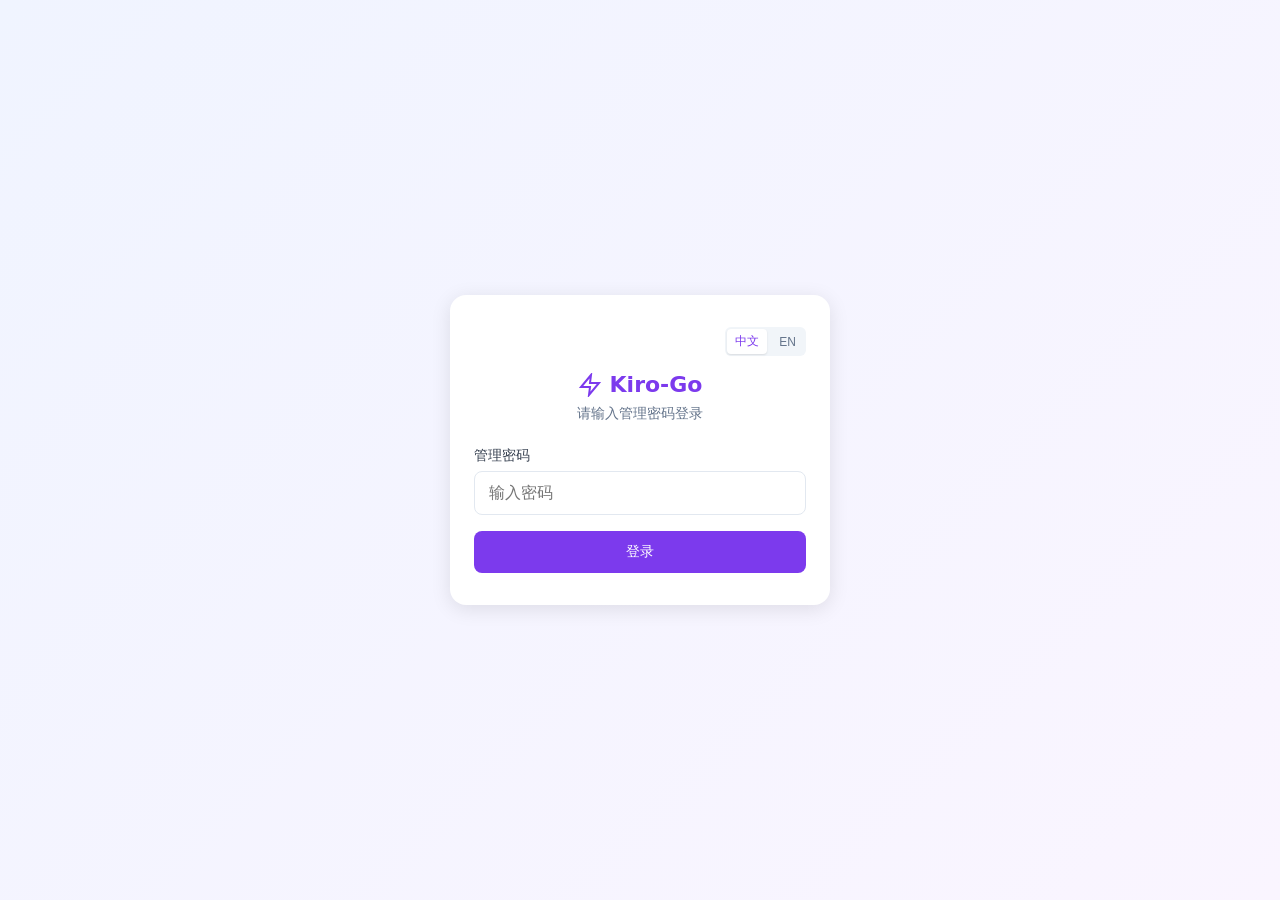
<file: web/index-legacy.html>
<!DOCTYPE html>
<html lang="zh">

<head>
    <meta charset="UTF-8">
    <meta name="viewport" content="width=device-width, initial-scale=1.0, maximum-scale=1.0, user-scalable=no">
    <title>Kiro-Go</title>
    <style>
        * {
            box-sizing: border-box;
            margin: 0;
            padding: 0;
        }

        body {
            font-family: system-ui, -apple-system, sans-serif;
            background: #f8fafc;
            color: #1e293b;
            min-height: 100vh;
            -webkit-tap-highlight-color: transparent;
        }

        .container {
            max-width: 1100px;
            margin: 0 auto;
            padding: 16px;
        }

        .login-wrapper {
            min-height: 100vh;
            display: flex;
            align-items: center;
            justify-content: center;
            background: linear-gradient(135deg, #f0f4ff 0%, #faf5ff 100%);
            padding: 16px;
        }

        .login-box {
            background: #fff;
            padding: 32px 24px;
            border-radius: 16px;
            box-shadow: 0 4px 20px rgba(0, 0, 0, 0.1);
            width: 100%;
            max-width: 380px;
        }

        .login-box h1 {
            text-align: center;
            color: #7c3aed;
            margin-bottom: 8px;
            font-size: 22px;
            justify-content: center;
        }

        .login-box p {
            text-align: center;
            color: #64748b;
            margin-bottom: 24px;
            font-size: 14px;
        }

        .form-group {
            margin-bottom: 16px;
        }

        label {
            display: block;
            margin-bottom: 6px;
            color: #374151;
            font-size: 14px;
            font-weight: 500;
        }

        input[type="text"],
        input[type="password"],
        input[type="number"],
        select,
        textarea {
            width: 100%;
            padding: 12px 14px;
            border: 1px solid #e2e8f0;
            border-radius: 8px;
            font-size: 16px;
            background: #fff;
            color: #1e293b;
            -webkit-appearance: none;
        }

        input:focus,
        textarea:focus {
            outline: none;
            border-color: #7c3aed;
            box-shadow: 0 0 0 3px rgba(124, 58, 237, 0.1);
        }

        textarea {
            resize: vertical;
            min-height: 100px;
            font-family: monospace;
            font-size: 14px;
        }

        .btn {
            padding: 12px 18px;
            border: none;
            border-radius: 8px;
            cursor: pointer;
            font-size: 14px;
            font-weight: 500;
            transition: all 0.2s;
            touch-action: manipulation;
        }

        .btn-primary {
            background: #7c3aed;
            color: white;
        }

        .btn-primary:hover,
        .btn-primary:active {
            background: #6d28d9;
        }

        .btn-danger {
            background: #ef4444;
            color: white;
        }

        .btn-secondary {
            background: #f1f5f9;
            color: #374151;
        }

        .btn-success {
            background: #10B981;
            color: white;
        }

        .btn-sm {
            padding: 8px 12px;
            font-size: 13px;
        }

        .card {
            background: #fff;
            border-radius: 12px;
            padding: 16px;
            margin-bottom: 16px;
            box-shadow: 0 1px 3px rgba(0, 0, 0, 0.1);
        }

        .card-header {
            display: flex;
            justify-content: space-between;
            align-items: center;
            margin-bottom: 16px;
            padding-bottom: 12px;
            border-bottom: 1px solid #e2e8f0;
            flex-wrap: wrap;
            gap: 12px;
        }

        .card-title {
            font-size: 16px;
            font-weight: 600;
        }

        .card-actions {
            display: flex;
            gap: 8px;
            flex-wrap: wrap;
        }

        .stats-grid {
            display: grid;
            grid-template-columns: repeat(3, 1fr);
            gap: 10px;
            margin-bottom: 20px;
        }

        .stat-card {
            background: #fff;
            border-radius: 10px;
            padding: 12px 8px;
            text-align: center;
            box-shadow: 0 1px 3px rgba(0, 0, 0, 0.1);
        }

        .stat-value {
            font-size: 20px;
            font-weight: 700;
            color: #7c3aed;
        }

        .stat-label {
            font-size: 11px;
            color: #64748b;
            margin-top: 2px;
        }

        .badge {
            display: inline-block;
            padding: 3px 8px;
            border-radius: 4px;
            font-size: 11px;
            font-weight: 500;
            white-space: nowrap;
        }

        .badge-success {
            background: #dcfce7;
            color: #16a34a;
        }

        .badge-warning {
            background: #fef3c7;
            color: #d97706;
        }

        .badge-error {
            background: #fee2e2;
            color: #dc2626;
        }

        .badge-info {
            background: #ede9fe;
            color: #7c3aed;
        }

        .badge-pro {
            background: #3b82f6;
            color: white;
        }

        .badge-proplus {
            background: #8b5cf6;
            color: white;
        }

        .badge-power {
            background: #f59e0b;
            color: white;
        }

        .badge-free {
            background: #6b7280;
            color: white;
        }

        .badge-trial {
            background: #10b981;
            color: white;
        }

        .badge-banned {
            background: #dc2626;
            color: white;
        }

        .badge-suspended {
            background: #f59e0b;
            color: white;
        }

        .modal {
            display: none;
            position: fixed;
            top: 0;
            left: 0;
            width: 100%;
            height: 100%;
            background: rgba(0, 0, 0, 0.5);
            z-index: 1000;
            padding: 16px;
            overflow-y: auto;
        }

        .modal.active {
            display: flex;
            align-items: flex-start;
            justify-content: center;
            padding-top: 5vh;
        }

        .modal-content {
            background: #fff;
            border-radius: 12px;
            padding: 20px;
            width: 100%;
            max-width: 600px;
            margin-bottom: 20px;
        }

        .modal-header {
            display: flex;
            justify-content: space-between;
            align-items: center;
            margin-bottom: 20px;
        }

        .modal-title {
            font-size: 18px;
            font-weight: 600;
        }

        .modal-close {
            background: none;
            border: none;
            font-size: 28px;
            cursor: pointer;
            color: #64748b;
            padding: 0 8px;
        }

        .modal-footer {
            margin-top: 20px;
            display: flex;
            gap: 10px;
            justify-content: flex-end;
        }

        .switch {
            position: relative;
            display: inline-block;
            width: 44px;
            height: 24px;
            flex-shrink: 0;
        }

        .switch input {
            opacity: 0;
            width: 0;
            height: 0;
            position: absolute;
        }

        .slider {
            position: absolute;
            cursor: pointer;
            top: 0;
            left: 0;
            right: 0;
            bottom: 0;
            background: #cbd5e1;
            border-radius: 24px;
            transition: 0.3s;
        }

        .slider:before {
            position: absolute;
            content: "";
            height: 18px;
            width: 18px;
            left: 3px;
            bottom: 3px;
            background: white;
            border-radius: 50%;
            transition: 0.3s;
        }

        input:checked+.slider {
            background: #7c3aed;
        }

        input:checked+.slider:before {
            transform: translateX(20px);
        }

        .tabs {
            display: flex;
            gap: 4px;
            margin-bottom: 16px;
            background: #f1f5f9;
            padding: 4px;
            border-radius: 10px;
            overflow-x: auto;
            -webkit-overflow-scrolling: touch;
        }

        .tab {
            padding: 10px 16px;
            border-radius: 8px;
            cursor: pointer;
            color: #64748b;
            font-weight: 500;
            font-size: 14px;
            white-space: nowrap;
            flex-shrink: 0;
        }

        .tab:hover {
            color: #374151;
        }

        .tab.active {
            background: #fff;
            color: #7c3aed;
            box-shadow: 0 1px 3px rgba(0, 0, 0, 0.1);
        }

        .hidden {
            display: none !important;
        }

        .message {
            padding: 12px 16px;
            border-radius: 8px;
            margin-bottom: 12px;
            font-size: 14px;
        }

        .message-error {
            background: #fee2e2;
            color: #dc2626;
        }

        .endpoint {
            background: #f8fafc;
            padding: 12px;
            border-radius: 8px;
            font-family: monospace;
            font-size: 12px;
            margin-bottom: 10px;
            display: flex;
            justify-content: space-between;
            align-items: center;
            gap: 10px;
            word-break: break-all;
        }

        .endpoint span {
            flex: 1;
        }

        .header {
            display: flex;
            align-items: center;
            justify-content: space-between;
            margin-bottom: 16px;
            gap: 12px;
        }

        .header h1 {
            font-size: 18px;
            color: #7c3aed;
        }

        .account-card {
            background: #fff;
            border-radius: 12px;
            padding: 14px;
            margin-bottom: 12px;
            box-shadow: 0 1px 3px rgba(0, 0, 0, 0.1);
            border-left: 4px solid #7c3aed;
        }

        .account-header {
            display: flex;
            justify-content: space-between;
            align-items: flex-start;
            margin-bottom: 10px;
            gap: 10px;
        }

        .account-info {
            flex: 1;
            min-width: 0;
        }

        .account-email {
            font-weight: 600;
            font-size: 14px;
            color: #1e293b;
            word-break: break-all;
        }

        .account-meta {
            display: flex;
            gap: 6px;
            flex-wrap: wrap;
            margin-top: 6px;
        }

        .account-usage {
            margin: 10px 0;
        }

        .usage-bar {
            height: 6px;
            background: #e2e8f0;
            border-radius: 3px;
            overflow: hidden;
        }

        .usage-fill {
            height: 100%;
            background: #7c3aed;
            border-radius: 3px;
            transition: width 0.3s;
        }

        .usage-fill.high {
            background: #f59e0b;
        }

        .usage-fill.critical {
            background: #ef4444;
        }

        .usage-text {
            display: flex;
            justify-content: space-between;
            font-size: 11px;
            color: #64748b;
            margin-top: 4px;
        }

        .usage-label {
            font-size: 12px;
            color: #64748b;
            margin-bottom: 4px;
            font-weight: 500;
        }

        .account-usage+.account-usage {
            margin-top: 8px;
        }

        .badge-trial {
            background: #10b981;
            color: white;
        }

        .account-stats {
            display: grid;
            grid-template-columns: repeat(5, 1fr);
            gap: 6px;
            margin-top: 10px;
            padding-top: 10px;
            border-top: 1px solid #e2e8f0;
        }

        .account-stat {
            text-align: center;
        }

        .account-stat-value {
            font-weight: 600;
            font-size: 13px;
        }

        .account-stat-label {
            font-size: 10px;
            color: #64748b;
        }

        .account-actions {
            display: flex;
            gap: 6px;
            flex-shrink: 0;
            flex-wrap: wrap;
        }

        .detail-section {
            margin-bottom: 20px;
        }

        .detail-section h4 {
            font-size: 13px;
            color: #64748b;
            margin-bottom: 10px;
            text-transform: uppercase;
            letter-spacing: 0.5px;
        }

        .detail-grid {
            display: grid;
            grid-template-columns: 1fr;
            gap: 10px;
        }

        .detail-item {
            background: #f8fafc;
            padding: 10px 12px;
            border-radius: 8px;
        }

        .detail-label {
            font-size: 11px;
            color: #64748b;
            margin-bottom: 2px;
        }

        .detail-value {
            font-size: 13px;
            font-weight: 500;
            word-break: break-all;
        }

        .model-list {
            display: grid;
            gap: 8px;
            max-height: 250px;
            overflow-y: auto;
        }

        .model-item {
            background: #f8fafc;
            padding: 14px 16px;
            border-radius: 8px;
            margin-bottom: 10px;
            transition: background 0.2s ease;
        }

        .model-item:last-child {
            margin-bottom: 0;
        }

        .model-item:hover {
            background: #f1f5f9;
        }

        .model-name {
            font-weight: 600;
            font-size: 14px;
            color: #0f172a;
            line-height: 1.4;
        }

        .model-credit {
            font-size: 13px;
            margin-top: 4px;
        }

        .credit-ratio {
            color: #7c3aed;
            font-weight: 600;
        }

        .model-info {
            font-size: 12px;
            color: #64748b;
            margin-top: 6px;
            line-height: 1.5;
        }

        .btn-icon {
            display: inline-flex;
            align-items: center;
            justify-content: center;
            width: 36px;
            height: 36px;
            padding: 0;
        }

        .btn-icon svg {
            width: 18px;
            height: 18px;
        }

        .loading {
            opacity: 0.6;
            pointer-events: none;
        }

        .logo {
            display: flex;
            align-items: center;
            gap: 8px;
        }

        .logo svg {
            width: 24px;
            height: 24px;
            color: #7c3aed;
        }

        .machine-id-row {
            display: flex;
            gap: 8px;
            align-items: stretch;
            flex-wrap: wrap;
        }

        .machine-id-row input {
            flex: 1;
            min-width: 200px;
            font-family: monospace;
            font-size: 11px;
        }

        .machine-id-row .btn {
            flex-shrink: 0;
        }

        .lang-switch {
            display: flex;
            gap: 4px;
            background: #f1f5f9;
            padding: 2px;
            border-radius: 6px;
        }

        .lang-btn {
            padding: 4px 8px;
            border: none;
            background: transparent;
            cursor: pointer;
            font-size: 12px;
            border-radius: 4px;
            color: #64748b;
        }

        .lang-btn.active {
            background: #fff;
            color: #7c3aed;
            box-shadow: 0 1px 2px rgba(0, 0, 0, 0.1);
        }

        .header-right {
            display: flex;
            align-items: center;
            gap: 10px;
        }

        @media (max-width: 640px) {
            .container {
                padding: 12px;
            }

            .stats-grid {
                grid-template-columns: repeat(3, 1fr);
                gap: 8px;
            }

            .stat-card {
                padding: 10px 6px;
            }

            .stat-value {
                font-size: 18px;
            }

            .stat-label {
                font-size: 10px;
            }

            .card {
                padding: 14px;
            }

            .card-header {
                flex-direction: column;
                align-items: flex-start;
            }

            .card-actions {
                width: 100%;
            }

            .card-actions .btn {
                flex: 1;
                text-align: center;
            }

            .account-header {
                flex-direction: column;
            }

            .account-actions {
                width: 100%;
                justify-content: flex-start;
            }

            .account-actions .btn {
                padding: 8px 10px;
                font-size: 12px;
            }

            .account-stats {
                grid-template-columns: repeat(2, 1fr);
            }

            .detail-grid {
                grid-template-columns: 1fr;
            }

            .tabs {
                gap: 2px;
            }

            .tab {
                padding: 10px 12px;
                font-size: 13px;
            }

            .modal-content {
                padding: 16px;
            }

            .endpoint {
                flex-direction: column;
                align-items: stretch;
            }

            .endpoint .btn {
                width: 100%;
            }

            .machine-id-row {
                flex-direction: column;
            }

            .machine-id-row input {
                min-width: 100%;
            }

            .machine-id-row .btn {
                width: 100%;
            }
        }

        @media (min-width: 641px) {
            .detail-grid {
                grid-template-columns: repeat(2, 1fr);
            }
        }

        /* 隐私模式开关样式 */
        .privacy-toggle {
            white-space: nowrap;
        }

        @media (max-width: 640px) {
            .privacy-toggle {
                order: -1;
                width: 100%;
                justify-content: space-between;
                padding: 8px 0;
                border-bottom: 1px solid #e2e8f0;
                margin-bottom: 8px;
            }

            .privacy-toggle span {
                font-size: 14px;
            }
        }
    </style>
</head>

<body>
    <div id="loginPage" class="login-wrapper">
        <div class="login-box">
            <div style="display:flex;justify-content:flex-end;margin-bottom:16px">
                <div class="lang-switch">
                    <button class="lang-btn" data-lang="zh" onclick="setLang('zh')">中文</button>
                    <button class="lang-btn" data-lang="en" onclick="setLang('en')">EN</button>
                </div>
            </div>
            <h1 class="logo"><svg viewBox="0 0 24 24" fill="none" stroke="currentColor" stroke-width="2">
                    <path d="M13 2L3 14h9l-1 8 10-12h-9l1-8z" />
                </svg>Kiro-Go</h1>
            <p data-i18n="login.subtitle"></p>
            <div class="form-group">
                <label data-i18n="login.password"></label>
                <input type="password" id="pwdField" data-i18n-placeholder="login.passwordPlaceholder"
                    autocomplete="off">
            </div>
            <button type="button" class="btn btn-primary" style="width:100%" onclick="login()"
                data-i18n="login.submit"></button>
            <div id="loginError" class="message message-error hidden" style="margin-top:12px"></div>
        </div>
    </div>
    <div id="mainPage" class="container hidden">
        <div class="header">
            <h1 class="logo"><svg viewBox="0 0 24 24" fill="none" stroke="currentColor" stroke-width="2">
                    <path d="M13 2L3 14h9l-1 8 10-12h-9l1-8z" />
                </svg>Kiro-Go</h1>
            <div class="header-right">
                <div class="lang-switch">
                    <button class="lang-btn" data-lang="zh" onclick="setLang('zh')">中文</button>
                    <button class="lang-btn" data-lang="en" onclick="setLang('en')">EN</button>
                </div>
                <span class="badge badge-success" id="statusBadge" data-i18n="status.running"></span>
                <span class="badge badge-info" id="versionBadge" style="cursor:pointer" onclick="checkUpdate(true)"></span>
                <button class="btn btn-sm btn-danger" onclick="logout()" data-i18n="common.logout" style="padding:4px 12px;font-size:12px"></button>
            </div>
        </div>
        <div class="stats-grid">
            <div class="stat-card">
                <div class="stat-value" id="statAccounts">0</div>
                <div class="stat-label" data-i18n="stats.accounts"></div>
            </div>
            <div class="stat-card">
                <div class="stat-value" id="statRequests">0</div>
                <div class="stat-label" data-i18n="stats.requests"></div>
            </div>
            <div class="stat-card">
                <div class="stat-value" id="statSuccess">0</div>
                <div class="stat-label" data-i18n="stats.success"></div>
            </div>
            <div class="stat-card">
                <div class="stat-value" id="statFailed">0</div>
                <div class="stat-label" data-i18n="stats.failed"></div>
            </div>
            <div class="stat-card">
                <div class="stat-value" id="statTokens">0</div>
                <div class="stat-label">Tokens</div>
            </div>
            <div class="stat-card">
                <div class="stat-value" id="statCredits">0</div>
                <div class="stat-label">Credits</div>
            </div>
        </div>
        <div class="tabs">
            <div class="tab active" data-tab="accounts" data-i18n="tabs.accounts"></div>
            <div class="tab" data-tab="settings" data-i18n="tabs.settings"></div>
            <div class="tab" data-tab="api" data-i18n="tabs.api"></div>
        </div>
        <div id="tabAccounts" class="tab-content">
            <div class="card">
                <div class="card-header">
                    <span class="card-title" data-i18n="accounts.title"></span>
                    <div class="card-actions">
                        <div class="privacy-toggle" style="display:flex;align-items:center;gap:8px;cursor:pointer;user-select:none">
                            <span style="font-size:13px;color:#374151;font-weight:500" data-i18n="privacy.label"></span>
                            <label class="switch" style="margin:0">
                                <input type="checkbox" id="privacyModeToggle" checked onchange="togglePrivacyMode()">
                                <span class="slider"></span>
                            </label>
                        </div>
                        <button class="btn btn-secondary btn-sm" onclick="showExportModal()" data-i18n="accounts.export"></button>
                        <button class="btn btn-secondary btn-sm" onclick="refreshAllModels()" data-i18n="models.refreshAll"></button>
                        <button class="btn btn-primary btn-sm" onclick="showModal('add')" data-i18n="accounts.add"></button>
                    </div>
                </div>
                <div id="accountsToolbar" style="display:flex;gap:8px;align-items:center;padding:0 20px 12px">
                    <label style="display:flex;align-items:center;gap:4px;cursor:pointer;user-select:none;flex-shrink:0"><input type="checkbox" id="selectAllCheckbox" onchange="toggleSelectAll(this.checked)" style="width:15px;height:15px;cursor:pointer"> <span style="font-size:13px;color:#374151" data-i18n="batch.selectAll"></span></label>
                    <div style="height:16px;width:1px;background:#e2e8f0;flex-shrink:0"></div>
                    <div id="batchBar" style="display:none;align-items:center;gap:6px;flex-shrink:0">
                        <span id="batchCount" style="font-size:12px;color:#7c3aed;font-weight:600;white-space:nowrap"></span>
                        <button class="btn btn-sm btn-primary" onclick="batchAction('enable')" style="padding:3px 10px;font-size:12px" data-i18n="batch.enable"></button>
                        <button class="btn btn-sm btn-secondary" onclick="batchAction('disable')" style="padding:3px 10px;font-size:12px" data-i18n="batch.disable"></button>
                        <button class="btn btn-sm btn-secondary" onclick="batchAction('refresh')" style="padding:3px 10px;font-size:12px" data-i18n="batch.refresh"></button>
                        <button class="btn btn-sm btn-secondary" onclick="batchRefreshModels()" style="padding:3px 10px;font-size:12px" data-i18n="batch.refreshModels"></button>
                        <div style="height:16px;width:1px;background:#e2e8f0;flex-shrink:0"></div>
                    </div>
                    <div style="display:flex;gap:6px;align-items:center;margin-left:auto;flex-shrink:0">
                        <input type="text" id="filterSearch" oninput="onFilterChange()" style="width:260px;padding:8px 12px;border:1px solid #e2e8f0;border-radius:6px;font-size:14px;outline:none" data-i18n-placeholder="filter.search">
                        <select id="filterStatusSelect" onchange="onFilterChange()" style="padding:4px 6px;border:1px solid #e2e8f0;border-radius:6px;font-size:12px;background:#fff;cursor:pointer">
                            <option value="all" data-i18n="filter.all"></option>
                            <option value="enabled" data-i18n="filter.enabled"></option>
                            <option value="disabled" data-i18n="filter.disabled"></option>
                            <option value="banned" data-i18n="filter.banned"></option>
                        </select>
                    </div>
                </div>
                <div id="accountsList"></div>
            </div>
        </div>
        <div id="tabSettings" class="tab-content hidden">
            <div class="card">
                <div class="card-header"><span class="card-title" data-i18n="settings.apiSettings"></span></div>
                <div class="form-group">
                    <label style="display:flex;align-items:center;gap:10px">
                        <label class="switch"><input type="checkbox" id="requireApiKey"><span
                                class="slider"></span></label>
                        <span data-i18n="settings.enableApiKey"></span>
                    </label>
                </div>
                <div class="form-group"><label>API Key</label><div style="display:flex;gap:8px;align-items:stretch"><input type="text" id="apiKeyInput" style="flex:1"
                        data-i18n-placeholder="settings.apiKeyPlaceholder"><button class="btn btn-sm btn-secondary" onclick="generateApiKey()" data-i18n="settings.generateApiKey"></button></div></div>
                <button class="btn btn-primary" onclick="saveSettings()" data-i18n="common.save"></button>
            </div>
            <div class="card">
                <div class="card-header"><span class="card-title" data-i18n="settings.usageSettings"></span></div>
                <div class="form-group">
                    <label style="display:flex;align-items:center;gap:10px">
                        <label class="switch"><input type="checkbox" id="allowOverUsage"><span
                                class="slider"></span></label>
                        <span data-i18n="settings.allowOverUsage"></span>
                    </label>
                    <small style="color:#64748b;font-size:12px;margin-top:4px;display:block"
                        data-i18n="settings.allowOverUsageHint"></small>
                </div>
                <button class="btn btn-primary" onclick="saveOverUsageConfig()" data-i18n="common.save"></button>
            </div>
            <div class="card">
                <div class="card-header"><span class="card-title" data-i18n="settings.thinkingSettings"></span></div>
                <div class="form-group">
                    <label data-i18n="settings.thinkingSuffix"></label>
                    <input type="text" id="thinkingSuffix" placeholder="-thinking">
                    <small style="color:#64748b;font-size:12px;margin-top:4px;display:block"
                        data-i18n="settings.thinkingSuffixHint"></small>
                </div>
                <div class="form-group">
                    <label data-i18n="settings.openaiFormat"></label>
                    <select id="openaiThinkingFormat">
                        <option value="reasoning_content">reasoning_content (DeepSeek)</option>
                        <option value="thinking">&lt;thinking&gt; (Claude)</option>
                        <option value="think">&lt;think&gt; (OpenAI)</option>
                    </select>
                </div>
                <div class="form-group">
                    <label data-i18n="settings.claudeFormat"></label>
                    <select id="claudeThinkingFormat">
                        <option value="thinking">&lt;thinking&gt; (Claude)</option>
                        <option value="think">&lt;think&gt; (OpenAI)</option>
                        <option value="reasoning_content" data-i18n="settings.noTag"></option>
                    </select>
                </div>
                <button class="btn btn-primary" onclick="saveThinkingConfig()"
                    data-i18n="settings.saveThinking"></button>
            </div>
            <div class="card">
                <div class="card-header"><span class="card-title" data-i18n="settings.endpointSettings"></span></div>
                <div class="form-group">
                    <label data-i18n="settings.preferredEndpoint"></label>
                    <select id="preferredEndpoint">
                        <option value="auto" data-i18n="settings.endpointAuto"></option>
                        <option value="kiro">Kiro IDE</option>
                        <option value="codewhisperer">CodeWhisperer</option>
                        <option value="amazonq">AmazonQ</option>
                    </select>
                    <small style="color:#64748b;font-size:12px;margin-top:4px;display:block"
                        data-i18n="settings.endpointHint"></small>
                </div>
                <div class="form-group">
                    <label style="display:flex;align-items:center;gap:8px;cursor:pointer">
                        <input type="checkbox" id="endpointFallback" checked>
                        <span data-i18n="settings.endpointFallback"></span>
                    </label>
                    <small style="color:#64748b;font-size:12px;margin-top:4px;display:block"
                        data-i18n="settings.endpointFallbackHint"></small>
                </div>
                <button class="btn btn-primary" onclick="saveEndpointConfig()"
                    data-i18n="settings.saveEndpoint"></button>
            </div>
            <div class="card">
                <div class="card-header"><span class="card-title" data-i18n="settings.adminPassword"></span></div>
                <div class="form-group"><label data-i18n="settings.newPassword"></label><input type="password"
                        id="newPassword" data-i18n-placeholder="settings.newPasswordPlaceholder"></div>
                <button class="btn btn-primary" onclick="changePassword()" data-i18n="settings.changePassword"></button>
            </div>
            <div class="card">
                <div class="card-header"><span class="card-title" data-i18n="settings.proxySettings"></span></div>
                <div class="form-group">
                    <label data-i18n="settings.proxyType"></label>
                    <select id="proxyType" onchange="onProxyTypeChange()">
                        <option value="none" data-i18n="settings.proxyNone"></option>
                        <option value="socks5">SOCKS5</option>
                        <option value="http">HTTP</option>
                    </select>
                </div>
                <div id="proxyFields" style="display:none">
                    <div class="form-group">
                        <label data-i18n="settings.proxyHost"></label>
                        <div style="display:flex;gap:8px;align-items:stretch">
                            <input type="text" id="proxyHost" style="flex:1" placeholder="127.0.0.1">
                            <input type="number" id="proxyPort" style="width:90px" placeholder="1080" min="1" max="65535">
                        </div>
                    </div>
                    <div class="form-group">
                        <label data-i18n="settings.proxyAuth"></label>
                        <div style="display:flex;gap:8px">
                            <input type="text" id="proxyUsername" style="flex:1" data-i18n-placeholder="settings.proxyUsername" autocomplete="off">
                            <input type="password" id="proxyPassword" style="flex:1" data-i18n-placeholder="settings.proxyPassword" autocomplete="new-password">
                        </div>
                    </div>
                </div>
                <button class="btn btn-primary" onclick="saveProxyConfig()" data-i18n="settings.saveProxy"></button>
            </div>
            <div class="card">
                <div class="card-header"><span class="card-title" data-i18n="settings.promptFilter"></span></div>
                <div class="form-group">
                    <label style="font-weight:600;margin-bottom:12px;display:block" data-i18n="settings.builtinFilters"></label>
                    <div style="display:flex;flex-direction:column;gap:12px">
                        <div>
                            <label style="display:flex;align-items:center;gap:10px">
                                <label class="switch"><input type="checkbox" id="filterClaudeCode"><span class="slider"></span></label>
                                <span data-i18n="settings.filterClaudeCode"></span>
                            </label>
                            <small style="color:#64748b;font-size:12px;margin-top:4px;display:block;margin-left:54px" data-i18n="settings.filterClaudeCodeHint"></small>
                        </div>
                        <div>
                            <label style="display:flex;align-items:center;gap:10px">
                                <label class="switch"><input type="checkbox" id="filterEnvNoise"><span class="slider"></span></label>
                                <span data-i18n="settings.filterEnvNoise"></span>
                            </label>
                            <small style="color:#64748b;font-size:12px;margin-top:4px;display:block;margin-left:54px" data-i18n="settings.filterEnvNoiseHint"></small>
                        </div>
                        <div>
                            <label style="display:flex;align-items:center;gap:10px">
                                <label class="switch"><input type="checkbox" id="filterStripBoundaries"><span class="slider"></span></label>
                                <span data-i18n="settings.filterStripBoundaries"></span>
                            </label>
                            <small style="color:#64748b;font-size:12px;margin-top:4px;display:block;margin-left:54px" data-i18n="settings.filterStripBoundariesHint"></small>
                        </div>
                    </div>
                </div>
                <div class="form-group" style="margin-top:16px">
                    <label style="font-weight:600;margin-bottom:8px;display:block" data-i18n="settings.customRules"></label>
                    <div id="promptFilterRules" style="margin-bottom:8px"></div>
                    <div style="display:flex;gap:8px;flex-wrap:wrap">
                        <button class="btn btn-sm btn-secondary" onclick="addPromptRule('regex')" data-i18n="promptFilter.addRegex"></button>
                        <button class="btn btn-sm btn-secondary" onclick="addPromptRule('lines-containing')" data-i18n="promptFilter.addContains"></button>
                    </div>
                </div>
                <button class="btn btn-primary" onclick="savePromptFilter()" data-i18n="settings.savePromptFilter"></button>
            </div>
            <div class="card">
                <div class="card-header"><span class="card-title" data-i18n="settings.statistics"></span></div>
                <button class="btn btn-danger" onclick="resetStats()" data-i18n="settings.resetStats"></button>
            </div>
        </div>
        <div id="tabApi" class="tab-content hidden">
            <div class="card">
                <div class="card-header"><span class="card-title" data-i18n="api.endpoints"></span></div>
                <p style="margin-bottom:10px;font-weight:500;font-size:14px">Claude API</p>
                <div class="endpoint"><span id="claudeEndpoint"></span><button class="btn btn-sm btn-secondary"
                        onclick="copy('claudeEndpoint')" data-i18n="common.copy"></button></div>
                <p style="margin:14px 0 10px;font-weight:500;font-size:14px">OpenAI API</p>
                <div class="endpoint"><span id="openaiEndpoint"></span><button class="btn btn-sm btn-secondary"
                        onclick="copy('openaiEndpoint')" data-i18n="common.copy"></button></div>
                <p style="margin:14px 0 10px;font-weight:500;font-size:14px" data-i18n="api.modelList"></p>
                <div class="endpoint"><span id="modelsEndpoint"></span><button class="btn btn-sm btn-secondary"
                        onclick="copy('modelsEndpoint')" data-i18n="common.copy"></button></div>
                <p style="margin:14px 0 10px;font-weight:500;font-size:14px" data-i18n="api.stats"></p>
                <div class="endpoint"><span id="statsEndpoint"></span><button class="btn btn-sm btn-secondary"
                        onclick="copy('statsEndpoint')" data-i18n="common.copy"></button></div>
                <p style="font-size:12px;color:#64748b;margin-top:4px" data-i18n="api.statsHint"></p>
            </div>
        </div>
    </div>
    <div id="addModal" class="modal">
        <div class="modal-content">
            <div class="modal-header"><span class="modal-title" id="modalTitle"></span><button class="modal-close"
                    onclick="closeModal()">&times;</button></div>
            <div id="modalBody"></div>
        </div>
    </div>
    <div id="detailModal" class="modal">
        <div class="modal-content">
            <div class="modal-header"><span class="modal-title" data-i18n="detail.title"></span><button
                    class="modal-close" onclick="closeDetailModal()">&times;</button></div>
            <div id="detailBody"></div>
        </div>
    </div>
    <div id="exportModal" class="modal">
        <div class="modal-content">
            <div class="modal-header"><span class="modal-title" data-i18n="export.title"></span><button
                    class="modal-close" onclick="closeExportModal()">&times;</button></div>
            <div id="exportBody"></div>
        </div>
    </div>
    <div id="updateModal" class="modal">
        <div class="modal-content">
            <div class="modal-header"><span class="modal-title" data-i18n="update.title"></span><button
                    class="modal-close" onclick="closeUpdateModal()">&times;</button></div>
            <div id="updateBody"></div>
        </div>
    </div>
    <script>
        const i18n = {
            zh: {
                'login.subtitle': '请输入管理密码登录',
                'login.password': '管理密码',
                'login.passwordPlaceholder': '输入密码',
                'login.submit': '登录',
                'login.error': '密码错误',
                'login.connectError': '连接失败',
                'status.running': '运行中',
                'stats.accounts': '账号',
                'stats.requests': '请求',
                'stats.success': '成功',
                'stats.failed': '失败',
                'tabs.accounts': '账号',
                'tabs.settings': '设置',
                'tabs.api': 'API',
                'accounts.title': '账号列表',
                'accounts.add': '添加账号',
                'accounts.empty': '暂无账号',
                'accounts.refresh': '刷新',
                'accounts.detail': '详情',
                'accounts.enable': '启用',
                'accounts.disable': '禁用',
                'accounts.delete': '删除',
                'accounts.requests': '请求',
                'accounts.tokens': 'Tokens',
                'accounts.credits': 'Credits',
                'accounts.expiry': '到期',
                'accounts.noToken': '无Token',
                'accounts.expired': '已过期',
                'accounts.disabled': '已禁用',
                'accounts.normal': '正常',
                'accounts.enabled': '已启用',
                'accounts.banned': '已封禁',
                'accounts.suspended': '已暂停',
                'accounts.refreshFailed': '刷新失败',
                'accounts.confirmDelete': '确定删除？',
                'accounts.mainQuota': '主配额',
                'accounts.trialQuota': '试用配额',
                'accounts.trial': '试用中',
                'accounts.trialExpired': '已过期',
                'accounts.trialToday': '今天到期',
                'accounts.copyJSON': '复制 JSON',
                'accounts.copyJSONSuccess': 'JSON 已复制到剪贴板',
                'accounts.trialDays': '天后到期',
                'accounts.overage': '超额调用',
                'time.expired': '已过期',
                'time.minutes': '分钟',
                'time.hours': '小时',
                'time.days': '天',
                'settings.apiSettings': 'API 设置',
                'settings.enableApiKey': '启用 API Key 验证',
                'settings.apiKeyPlaceholder': '留空则不验证',
                'settings.generateApiKey': '随机生成',
                'settings.usageSettings': '用量控制',
                'settings.allowOverUsage': '允许超额使用',
                'settings.allowOverUsageHint': '开启后，即使账号额度用尽也会继续使用该账号处理请求，不再因余额不足而报错',
                'settings.overUsageSaved': '超额使用设置已保存',
                'settings.thinkingSettings': 'Thinking 模式设置',
                'settings.thinkingSuffix': '触发后缀',
                'settings.thinkingSuffixHint': '模型名称加此后缀即启用思考模式，如 claude-sonnet-4.5-thinking',
                'settings.openaiFormat': 'OpenAI API 输出格式',
                'settings.claudeFormat': 'Claude API 输出格式',
                'settings.noTag': '直接输出 (无标签)',
                'settings.saveThinking': '保存 Thinking 设置',
                'settings.thinkingSaved': 'Thinking 设置已保存',
                'settings.endpointSettings': 'Kiro 端点设置',
                'settings.preferredEndpoint': '首选端点',
                'settings.endpointAuto': '自动选择',
                'settings.endpointHint': '选择首选端点，自动选择模式下会根据可用性自动选择端点',
                'settings.endpointFallback': '端点不可用时自动切换',
                'settings.endpointFallbackHint': '关闭后，仅使用选定的端点，不会自动切换到其他端点',
                'settings.saveEndpoint': '保存端点设置',
                'settings.endpointSaved': '端点设置已保存',
                'settings.adminPassword': '管理密码',
                'settings.newPassword': '新密码',
                'settings.newPasswordPlaceholder': '输入新密码',
                'settings.changePassword': '修改密码',
                'settings.passwordRequired': '请输入新密码',
                'settings.passwordChanged': '密码已修改',
                'settings.statistics': '统计',
                'settings.resetStats': '重置统计',
                'settings.confirmReset': '确定重置统计？',
                'settings.proxySettings': '出站代理设置',
                'settings.proxyType': '代理类型',
                'settings.proxyNone': '直连（不使用代理）',
                'settings.proxyHost': '地址 / 端口',
                'settings.proxyAuth': '认证（可选）',
                'settings.proxyUsername': '用户名',
                'settings.proxyPassword': '密码',
                'settings.proxyHostRequired': '请填写代理地址和端口',
                'settings.saveProxy': '保存代理设置',
                'settings.proxySaved': '代理设置已保存',
                'settings.promptFilter': 'System Prompt 过滤',
                'settings.builtinFilters': '内置过滤器',
                'settings.filterClaudeCode': '替换 Claude Code CLI 系统提示',
                'settings.filterClaudeCodeHint': '检测到 Claude Code 内置系统提示时，替换为精简的后端提示词，避免泄露大量 CLI 指令到请求体。',
                'settings.filterEnvNoise': '过滤环境噪音行',
                'settings.filterEnvNoiseHint': '移除系统提示中注入的环境变量、Git 状态、最近提交等噪音内容。',
                'settings.filterStripBoundaries': '移除边界标记',
                'settings.filterStripBoundariesHint': '移除 --- SYSTEM PROMPT --- / --- END SYSTEM PROMPT --- 等边界标记行。',
                'settings.savePromptFilter': '保存过滤设置',
                'settings.promptFilterSaved': '过滤设置已保存',
                'settings.customRules': '自定义过滤规则',
                'api.endpoints': 'API 端点',
                'api.modelList': '模型列表',
                'api.stats': '统计数据',
                'api.statsHint': '需要在请求头中携带 API Key 鉴权（Authorization: Bearer sk-xxx），未启用 API Key 验证时无需鉴权',
                'detail.title': '账号详情',
                'detail.basicInfo': '基本信息',
                'detail.email': '邮箱',
                'detail.userId': '用户ID',
                'detail.authMethod': '认证方式',
                'detail.region': 'Region',
                'detail.machineId': '机器码',
                'detail.generate': '生成',
                'detail.subscription': '订阅信息',
                'detail.subscriptionType': '订阅类型',
                'detail.tokenExpiry': 'Token到期',
                'detail.usage': '用量',
                'detail.mainQuota': '主配额',
                'detail.trialQuota': '试用配额',
                'detail.trialStatus': '试用状态',
                'detail.trialExpiry': '试用到期',
                'detail.resetDate': '重置日期',
                'detail.statistics': '统计',
                'detail.requestCount': '请求数',
                'detail.errorCount': '错误数',
                'detail.totalTokens': '总Tokens',
                'detail.totalCredits': '总Credits',
                'detail.models': '可用模型',
                'detail.loadModels': '加载',
                'detail.refreshModelCache': '刷新路由缓存',
                'detail.loading': '加载中...',
                'detail.noModels': '无可用模型',
                'detail.loadFailed': '加载失败',
                'detail.machineIdError': '机器码格式错误',
                'detail.saved': '已保存',
                'detail.saveFailed': '保存失败',
                'detail.generateFailed': '生成失败',
                'modal.addAccount': '添加账号',
                'modal.builderIdTitle': 'AWS Builder ID',
                'modal.builderIdDesc': '通过 AWS Builder ID 授权登录添加个人账号',
                'modal.iamTitle': 'IAM Identity Center (企业 SSO) 登录',
                'modal.iamDesc': '通过 IAM Identity Center (企业 SSO) 授权添加企业账号',
                'modal.ssoTitle': 'SSO Token',
                'modal.ssoDesc': '通过浏览器 x-amz-sso_authn Token 添加账号',
                'modal.localTitle': 'Kiro 本地缓存',
                'modal.localDesc': '通过 Kiro IDE 本地缓存文件添加账号',
                'modal.credentialsTitle': '凭证 JSON',
                'modal.credentialsDesc': '通过 Kiro Account Manager 导出的凭证添加账号',
                'modal.cookieTitle': 'Kiro 网页 Cookie',
                'modal.cookieDesc': '通过从 Kiro 网页 Cookie 中获取的 RefreshToken 添加账号',
                'cookie.howToGet': '如何获取 RefreshToken？',
                'cookie.step1': '打开浏览器，访问并登录',
                'cookie.step2': '在页面空白处右键 → 检查 → Application → Cookies → https://app.kiro.dev',
                'cookie.step3': '在列表中找到 <b>RefreshToken</b>，双击其 Value 列并复制',
                'cookie.refreshToken': 'RefreshToken',
                'cookie.provider': '登录方式',
                'cookie.github': 'GitHub',
                'cookie.google': 'Google',
                'cookie.refreshTokenPlaceholder': '粘贴 RefreshToken Cookie 的值',
                'cookie.refreshTokenMissing': '请填写 RefreshToken',
                'cookie.importSuccess': '账号添加成功',
                'cookie.link': 'https://app.kiro.dev/account/usage',
                'builderid.startLogin': '开始登录',
                'builderid.verifyCode': '请在浏览器中输入上方验证码',
                'builderid.verifyUrl': '验证链接',
                'builderid.open': '打开',
                'builderid.waiting': '等待授权中...',
                'builderid.success': '登录成功',
                'iam.startUrl': 'Start URL',
                'iam.loginUrl': '登录链接',
                'iam.completeLogin': '请在浏览器中完成登录，然后粘贴回调 URL',
                'iam.callbackUrl': '回调 URL',
                'iam.complete': '完成登录',
                'sso.howToGet': '如何获取 Token?',
                'sso.step1': '在浏览器中访问并登录',
                'sso.step2': '按 F12 打开开发者工具 → Application → Cookies',
                'sso.step3': '找到并复制',
                'sso.tokenLabel': 'x-amz-sso_authn',
                'sso.tokenHint': '*支持批量导入，每行一个 Token',
                'sso.tokenPlaceholder': '粘贴 x-amz-sso_authn 值',
                'sso.importSuccess': '成功添加 {0} 个账号',
                'sso.importPartial': '，{0} 个失败',
                'local.fileLocation': '文件位置',
                'local.loginChannel': '登录渠道',
                'local.tokenFile': 'kiro-auth-token.json',
                'local.tokenRequired': '*必填',
                'local.clientFile': '{hash}.json',
                'local.clientRequired': '*IdC 登录必填',
                'local.pasteOrUpload': '粘贴文件内容或上传文件',
                'local.upload': '上传',
                'local.tokenMissing': '请提供 kiro-auth-token.json 内容',
                'local.tokenInvalid': 'kiro-auth-token.json 格式错误',
                'local.refreshTokenMissing': '缺少 refreshToken',
                'local.clientMissing': 'IdC 登录需要提供 {hash}.json 内容',
                'local.clientInvalid': '{hash}.json 格式错误',
                'local.clientSecretMissing': '缺少 clientId 或 clientSecret',
                'local.importSuccess': '导入成功',
                'credentials.label': '凭证 JSON',
                'credentials.authMethod': '认证方式',
                'credentials.authHint': '*影响 Token 刷新方式',
                'credentials.social': 'Social (AWS Builder ID / Google / GitHub)',
                'credentials.idc': 'IAM Identity Center (企业 SSO)',
                'credentials.jsonError': 'JSON 格式错误',
                'credentials.batchHint': '支持单个对象、JSON 数组或 Kiro Account Manager 导出格式批量导入。必填: refreshToken。可选: provider (BuilderId/Enterprise/Github/Google), clientId, clientSecret',
                'common.save': '保存设置',
                'common.saved': '保存',
                'common.copy': '复制',
                'common.copied': '已复制',
                'common.cancel': '取消',
                'common.back': '返回',
                'common.add': '添加',
                'common.failed': '失败',
                'common.saveFailed': '保存失败',
                'common.logout': '退出登录',
                'accounts.export': '导出',
                'models.refreshAll': '刷新模型缓存',
                'models.confirmRefreshAll': '确定为所有已启用账号刷新模型缓存？',
                'models.refreshAllDone': '模型缓存刷新完成，共缓存 {0} 个模型',
                'export.title': '导出账号',
                'export.selectAll': '全选',
                'export.deselectAll': '取消全选',
                'export.selected': '已选 {0} 个',
                'export.downloadJson': '下载 JSON',
                'export.showJson': '显示 JSON',
                'export.copyJson': '复制 JSON',
                'export.copied': '已复制到剪贴板',
                'export.noSelection': '请至少选择一个账号',
                'update.title': '版本更新',
                'update.current': '当前版本',
                'update.latest': '最新版本',
                'update.newVersion': '发现新版本',
                'update.upToDate': '已是最新版本',
                'update.checkFailed': '检查更新失败',
                'update.goDownload': '前往下载',
                'update.changelog': '更新内容',
                'privacy.label': '隐私模式',
                'privacy.tooltip': '开启后邮箱将脱敏显示',
                'batch.enable': '批量启用',
                'batch.disable': '批量禁用',
                'batch.refresh': '批量刷新',
                'batch.refreshModels': '批量刷新模型',
                'batch.selected': '已选 {0} 个',
                'batch.selectAll': '全选',
                'batch.confirmEnable': '确定批量启用 {0} 个账号？',
                'batch.confirmDisable': '确定批量禁用 {0} 个账号？',
                'batch.confirmRefresh': '确定批量刷新 {0} 个账号？',
                'batch.refreshResult': '刷新完成：成功 {0}，失败 {1}',
                'batch.confirmRefreshModels': '确定为已选 {0} 个账号刷新模型缓存？',
                'batch.refreshModelsResult': '模型缓存刷新完成：成功 {0}，失败 {1}',
                'batch.done': '操作完成',
                'filter.search': '搜索邮箱/昵称...',
                'filter.all': '全部',
                'filter.enabled': '已启用',
                'filter.disabled': '已禁用',
                'filter.banned': '已封禁',
                'accounts.weight': '权重',
                'detail.weight': '请求权重',
                'detail.weightHint': '0-1=普通, 2+=高优先级',
                'detail.overage': '超额调用设置',
                'detail.allowOverage': '配额耗尽后继续调用',
                'detail.overageHint': '超额后调用频率权重（1~10），值越大频率越高',
                'detail.proxyURL': '独立代理',
                'detail.proxyHint': '留空则使用全局代理，格式: socks5://host:port 或 http://host:port',
                'detail.proxySaved': '代理已保存',
                'accounts.test': '测试',
                'accounts.testing': '测试中...',
                'accounts.testSuccess': '测试成功',
                'accounts.testFailed': '测试失败',
                'accounts.selectModel': '选择测试模型',
                'detail.save': '保存',
                'detail.overageWeight': '超额调用权重',
                'accounts.testLog.title': '测试日志',
                'accounts.testLog.clear': '清空',
                'accounts.testLog.hide': '隐藏',
                'accounts.testLog.globalProxy': '全局代理',
                'accounts.testLog.start': '开始测试 {0} | 模型: {1} | 代理: {2}',
                'accounts.testLog.success': '✓ {0} 成功 ({1}s) 回复: {2}',
                'accounts.testLog.failed': '✗ {0} 失败 ({1}s): {2}',
                'accounts.testLog.error': '✗ {0} 异常: {1}',
                'promptFilter.noRules': '暂无自定义规则',
                'promptFilter.unnamed': '未命名',
                'promptFilter.typeRegex': '正则替换',
                'promptFilter.typeContains': '行级过滤',
                'promptFilter.match': '匹配',
                'promptFilter.replace': '替换为（留空则删除）',
                'promptFilter.emptyRemove': '留空则删除匹配内容',
                'promptFilter.addRegex': '+ 正则替换规则',
                'promptFilter.addContains': '+ 行级过滤规则'
            },
            en: {
                'login.subtitle': 'Enter admin password to login',
                'login.password': 'Admin Password',
                'login.passwordPlaceholder': 'Enter password',
                'login.submit': 'Login',
                'login.error': 'Wrong password',
                'login.connectError': 'Connection failed',
                'status.running': 'Running',
                'stats.accounts': 'Accounts',
                'stats.requests': 'Requests',
                'stats.success': 'Success',
                'stats.failed': 'Failed',
                'tabs.accounts': 'Accounts',
                'tabs.settings': 'Settings',
                'tabs.api': 'API',
                'accounts.title': 'Account List',
                'accounts.add': 'Add Account',
                'accounts.empty': 'No accounts',
                'accounts.refresh': 'Refresh',
                'accounts.detail': 'Details',
                'accounts.enable': 'Enable',
                'accounts.disable': 'Disable',
                'accounts.delete': 'Delete',
                'accounts.requests': 'Requests',
                'accounts.tokens': 'Tokens',
                'accounts.credits': 'Credits',
                'accounts.expiry': 'Expiry',
                'accounts.noToken': 'No Token',
                'accounts.expired': 'Expired',
                'accounts.disabled': 'Disabled',
                'accounts.normal': 'Active',
                'accounts.enabled': 'Enabled',
                'accounts.banned': 'Banned',
                'accounts.suspended': 'Suspended',
                'accounts.refreshFailed': 'Refresh failed',
                'accounts.confirmDelete': 'Confirm delete?',
                'accounts.copyJSON': 'Copy JSON',
                'accounts.copyJSONSuccess': 'JSON copied to clipboard',
                'accounts.overage': 'Overage',
                'time.expired': 'Expired',
                'time.minutes': 'min',
                'time.hours': 'hr',
                'time.days': 'd',
                'settings.apiSettings': 'API Settings',
                'settings.enableApiKey': 'Enable API Key Verification',
                'settings.apiKeyPlaceholder': 'Leave empty to disable',
                'settings.generateApiKey': 'Generate',
                'settings.usageSettings': 'Usage Control',
                'settings.allowOverUsage': 'Allow Over-Usage',
                'settings.allowOverUsageHint': 'When enabled, accounts will continue to serve requests even after their quota is exhausted',
                'settings.overUsageSaved': 'Over-usage settings saved',
                'settings.thinkingSettings': 'Thinking Mode Settings',
                'settings.thinkingSuffix': 'Trigger Suffix',
                'settings.thinkingSuffixHint': 'Add this suffix to model name to enable thinking mode, e.g. claude-sonnet-4.5-thinking',
                'settings.openaiFormat': 'OpenAI API Output Format',
                'settings.claudeFormat': 'Claude API Output Format',
                'settings.noTag': 'Direct output (no tag)',
                'settings.saveThinking': 'Save Thinking Settings',
                'settings.thinkingSaved': 'Thinking settings saved',
                'settings.endpointSettings': 'Kiro Endpoint Settings',
                'settings.preferredEndpoint': 'Preferred Endpoint',
                'settings.endpointAuto': 'Auto',
                'settings.endpointHint': 'Select preferred endpoint. In auto-select mode, the endpoint is automatically selected based on availability.',
                'settings.endpointFallback': 'Fallback to other endpoints',
                'settings.endpointFallbackHint': 'When disabled, only the selected endpoint is used without automatic fallback',
                'settings.saveEndpoint': 'Save Endpoint Settings',
                'settings.endpointSaved': 'Endpoint settings saved',
                'settings.adminPassword': 'Admin Password',
                'settings.newPassword': 'New Password',
                'settings.newPasswordPlaceholder': 'Enter new password',
                'settings.changePassword': 'Change Password',
                'settings.passwordRequired': 'Please enter new password',
                'settings.passwordChanged': 'Password changed',
                'settings.statistics': 'Statistics',
                'settings.resetStats': 'Reset Statistics',
                'settings.confirmReset': 'Confirm reset statistics?',
                'settings.proxySettings': 'Outbound Proxy Settings',
                'settings.proxyType': 'Proxy Type',
                'settings.proxyNone': 'Direct (no proxy)',
                'settings.proxyHost': 'Host / Port',
                'settings.proxyAuth': 'Authentication (optional)',
                'settings.proxyUsername': 'Username',
                'settings.proxyPassword': 'Password',
                'settings.proxyHostRequired': 'Please enter proxy host and port',
                'settings.saveProxy': 'Save Proxy Settings',
                'settings.proxySaved': 'Proxy settings saved',
                'settings.promptFilter': 'System Prompt Filter',
                'settings.builtinFilters': 'Built-in Filters',
                'settings.filterClaudeCode': 'Replace Claude Code CLI system prompts',
                'settings.filterClaudeCodeHint': 'Detects Claude Code built-in system prompts and replaces them with a compact backend prompt.',
                'settings.filterEnvNoise': 'Strip environment noise lines',
                'settings.filterEnvNoiseHint': 'Removes injected env vars, git status, recent commits and similar noise from system prompts.',
                'settings.filterStripBoundaries': 'Remove boundary markers',
                'settings.filterStripBoundariesHint': 'Strips --- SYSTEM PROMPT --- / --- END SYSTEM PROMPT --- marker lines.',
                'settings.savePromptFilter': 'Save Filter Settings',
                'settings.promptFilterSaved': 'Filter settings saved',
                'settings.customRules': 'Custom Filter Rules',
                'api.endpoints': 'API Endpoints',
                'api.modelList': 'Model List',
                'api.stats': 'Statistics',
                'api.statsHint': 'Requires API Key in header (Authorization: Bearer sk-xxx). No auth needed if API Key verification is disabled.',
                'detail.title': 'Account Details',
                'detail.basicInfo': 'Basic Info',
                'detail.email': 'Email',
                'detail.userId': 'User ID',
                'detail.authMethod': 'Auth Method',
                'detail.region': 'Region',
                'detail.machineId': 'Machine ID',
                'detail.generate': 'Generate',
                'detail.subscription': 'Subscription',
                'detail.subscriptionType': 'Type',
                'detail.tokenExpiry': 'Token Expiry',
                'detail.usage': 'Usage',
                'detail.resetDate': 'Reset Date',
                'detail.statistics': 'Statistics',
                'detail.requestCount': 'Requests',
                'detail.errorCount': 'Errors',
                'detail.totalTokens': 'Total Tokens',
                'detail.totalCredits': 'Total Credits',
                'detail.models': 'Available Models',
                'detail.loadModels': 'Load',
                'detail.refreshModelCache': 'Refresh Route Cache',
                'detail.loading': 'Loading...',
                'detail.noModels': 'No models available',
                'detail.loadFailed': 'Load failed',
                'detail.machineIdError': 'Invalid machine ID format',
                'detail.saved': 'Saved',
                'detail.saveFailed': 'Save failed',
                'detail.generateFailed': 'Generate failed',
                'modal.addAccount': 'Add Account',
                'modal.builderIdTitle': 'AWS Builder ID',
                'modal.builderIdDesc': 'Add personal account via AWS Builder ID authorization',
                'modal.iamTitle': 'IAM Identity Center (Enterprise SSO)',
                'modal.iamDesc': 'Add enterprise account via IAM Identity Center SSO',
                'modal.ssoTitle': 'SSO Token',
                'modal.ssoDesc': 'Add account via browser x-amz-sso_authn token',
                'modal.localTitle': 'Kiro Local Cache',
                'modal.localDesc': 'Add account via Kiro IDE local cache files',
                'modal.credentialsTitle': 'Credentials JSON',
                'modal.credentialsDesc': 'Add account via Kiro Account Manager exported credentials',
                'modal.cookieTitle': 'Kiro Web Cookie',
                'modal.cookieDesc': 'Add account via RefreshToken obtained from Kiro Web Cookie',
                'cookie.howToGet': 'How to get the RefreshToken?',
                'cookie.step1': 'Open your browser and sign in at',
                'cookie.step2': 'Right-click on blank area → Inspect → Application → Cookies → https://app.kiro.dev',
                'cookie.step3': 'Find <b>RefreshToken</b> in the list, double-click its Value and copy it',
                'cookie.refreshToken': 'RefreshToken',
                'cookie.provider': 'Login Provider',
                'cookie.github': 'GitHub',
                'cookie.google': 'Google',
                'cookie.refreshTokenPlaceholder': 'Paste the RefreshToken cookie value here',
                'cookie.refreshTokenMissing': 'RefreshToken is required',
                'cookie.importSuccess': 'Account added successfully',
                'cookie.link': 'https://app.kiro.dev/account/usage',
                'builderid.startLogin': 'Start Login',
                'builderid.verifyCode': 'Enter the code above in your browser',
                'builderid.verifyUrl': 'Verification URL',
                'builderid.open': 'Open',
                'builderid.waiting': 'Waiting for authorization...',
                'builderid.success': 'Login successful',
                'iam.startUrl': 'Start URL',
                'iam.loginUrl': 'Login URL',
                'iam.completeLogin': 'Complete login in browser, then paste callback URL',
                'iam.callbackUrl': 'Callback URL',
                'iam.complete': 'Complete Login',
                'sso.howToGet': 'How to get Token?',
                'sso.step1': 'Visit and login to',
                'sso.step2': 'Press F12 to open DevTools → Application → Cookies',
                'sso.step3': 'Find and copy',
                'sso.tokenLabel': 'x-amz-sso_authn',
                'sso.tokenHint': '*Supports batch import, one token per line',
                'sso.tokenPlaceholder': 'Paste x-amz-sso_authn value',
                'sso.importSuccess': 'Successfully added {0} accounts',
                'sso.importPartial': ', {0} failed',
                'local.fileLocation': 'File Location',
                'local.loginChannel': 'Login Channel',
                'local.tokenFile': 'kiro-auth-token.json',
                'local.tokenRequired': '*Required',
                'local.clientFile': '{hash}.json',
                'local.clientRequired': '*Required for IdC login',
                'local.pasteOrUpload': 'Paste content or upload file',
                'local.upload': 'Upload',
                'local.tokenMissing': 'Please provide kiro-auth-token.json content',
                'local.tokenInvalid': 'Invalid kiro-auth-token.json format',
                'local.refreshTokenMissing': 'Missing refreshToken',
                'local.clientMissing': 'IdC login requires {hash}.json content',
                'local.clientInvalid': 'Invalid {hash}.json format',
                'local.clientSecretMissing': 'Missing clientId or clientSecret',
                'local.importSuccess': 'Import successful',
                'credentials.label': 'Credentials JSON',
                'credentials.authMethod': 'Auth Method',
                'credentials.authHint': '*Affects token refresh method',
                'credentials.social': 'Social (AWS Builder ID / Google / GitHub)',
                'credentials.idc': 'IAM Identity Center (Enterprise SSO)',
                'credentials.jsonError': 'Invalid JSON format',
                'credentials.batchHint': 'Supports single object, JSON array, or Kiro Account Manager export format. Required: refreshToken. Optional: provider (BuilderId/Enterprise/Github/Google), clientId, clientSecret',
                'common.save': 'Save Settings',
                'common.saved': 'Saved',
                'common.copy': 'Copy',
                'common.copied': 'Copied',
                'common.cancel': 'Cancel',
                'common.back': 'Back',
                'common.add': 'Add',
                'common.failed': 'Failed',
                'common.saveFailed': 'Save failed',
                'common.logout': 'Logout',
                'accounts.export': 'Export',
                'models.refreshAll': 'Refresh Model Cache',
                'models.confirmRefreshAll': 'Refresh model cache for all enabled accounts?',
                'models.refreshAllDone': 'Model cache refreshed, {0} models cached',
                'export.title': 'Export Accounts',
                'export.selectAll': 'Select All',
                'export.deselectAll': 'Deselect All',
                'export.selected': '{0} selected',
                'export.downloadJson': 'Download JSON',
                'export.showJson': 'Show JSON',
                'export.copyJson': 'Copy JSON',
                'export.copied': 'Copied to clipboard',
                'export.noSelection': 'Please select at least one account',
                'update.title': 'Version Update',
                'update.current': 'Current',
                'update.latest': 'Latest',
                'update.newVersion': 'New version available',
                'update.upToDate': 'Up to date',
                'update.checkFailed': 'Update check failed',
                'update.goDownload': 'Download',
                'update.changelog': 'Changelog',
                'privacy.label': 'Privacy Mode',
                'privacy.tooltip': 'Mask email addresses when enabled',
                'batch.enable': 'Batch Enable',
                'batch.disable': 'Batch Disable',
                'batch.refresh': 'Batch Refresh',
                'batch.refreshModels': 'Batch Refresh Models',
                'batch.selected': '{0} selected',
                'batch.selectAll': 'Select All',
                'batch.confirmEnable': 'Enable {0} accounts?',
                'batch.confirmDisable': 'Disable {0} accounts?',
                'batch.confirmRefresh': 'Refresh {0} accounts?',
                'batch.refreshResult': 'Refresh done: {0} success, {1} failed',
                'batch.confirmRefreshModels': 'Refresh model cache for {0} selected accounts?',
                'batch.refreshModelsResult': 'Model cache refresh done: {0} success, {1} failed',
                'batch.done': 'Done',
                'filter.search': 'Search email/nickname...',
                'filter.all': 'All',
                'filter.enabled': 'Enabled',
                'filter.disabled': 'Disabled',
                'filter.banned': 'Banned',
                'accounts.weight': 'Weight',
                'detail.weight': 'Request Weight',
                'detail.weightHint': '0-1=normal, 2+=higher priority',
                'detail.overage': 'Overage Settings',
                'detail.allowOverage': 'Continue calling after quota is exhausted',
                'detail.overageHint': 'Call frequency weight when over quota (1–10); higher = more frequent',
                'detail.proxyURL': 'Account Proxy',
                'detail.proxyHint': 'Leave empty to use global proxy. Format: socks5://host:port or http://host:port',
                'detail.proxySaved': 'Proxy saved',
                'accounts.test': 'Test',
                'accounts.testing': 'Testing...',
                'accounts.testSuccess': 'Test OK',
                'accounts.testFailed': 'Test Failed',
                'accounts.selectModel': 'Select Test Model',
                'detail.save': 'Save',
                'detail.overageWeight': 'Overage Weight',
                'accounts.testLog.title': 'Test Log',
                'accounts.testLog.clear': 'Clear',
                'accounts.testLog.hide': 'Hide',
                'accounts.testLog.globalProxy': 'Global Proxy',
                'accounts.testLog.start': 'Testing {0} | Model: {1} | Proxy: {2}',
                'accounts.testLog.success': '✓ {0} OK ({1}s) Reply: {2}',
                'accounts.testLog.failed': '✗ {0} Failed ({1}s): {2}',
                'accounts.testLog.error': '✗ {0} Error: {1}',
                'promptFilter.noRules': 'No custom rules yet',
                'promptFilter.unnamed': 'Unnamed',
                'promptFilter.typeRegex': 'Regex Replace',
                'promptFilter.typeContains': 'Line Filter',
                'promptFilter.match': 'Match',
                'promptFilter.replace': 'Replace with (empty = remove)',
                'promptFilter.emptyRemove': 'empty removes matched content',
                'promptFilter.addRegex': '+ Regex Replace Rule',
                'promptFilter.addContains': '+ Line Filter Rule'
            }
        };
        let currentLang = localStorage.getItem('kiro_lang') || 'zh';
        function t(key, ...args) {
            let text = i18n[currentLang][key] || i18n['zh'][key] || key;
            args.forEach((arg, idx) => { text = text.replace('{' + idx + '}', arg); });
            return text;
        }
        function setLang(lang) {
            currentLang = lang;
            localStorage.setItem('kiro_lang', lang);
            document.documentElement.lang = lang;
            updateLangButtons();
            applyTranslations();
            renderAccounts();
        }
        function updateLangButtons() {
            document.querySelectorAll('.lang-btn').forEach(btn => {
                btn.classList.toggle('active', btn.dataset.lang === currentLang);
            });
        }
        function applyTranslations() {
            document.querySelectorAll('[data-i18n]').forEach(el => {
                el.textContent = t(el.dataset.i18n);
            });
            document.querySelectorAll('[data-i18n-placeholder]').forEach(el => {
                el.placeholder = t(el.dataset.i18nPlaceholder);
            });
        }

        let password = localStorage.getItem('admin_password') || '';
        const baseUrl = location.origin;
        let accountsData = [];
        let selectedAccounts = new Set();
        let filterKeyword = '';
        let filterStatus = 'all';

        // 隐私模式状态管理
        let privacyModeEnabled = true;

        // 初始化隐私模式
        function initPrivacyMode() {
            try {
                const saved = localStorage.getItem('privacyMode');
                privacyModeEnabled = saved === null ? true : saved === 'true';
                const toggle = document.getElementById('privacyModeToggle');
                if (toggle) toggle.checked = privacyModeEnabled;
            } catch (e) {
                console.warn('localStorage not available:', e);
            }
        }

        // 切换隐私模式
        function togglePrivacyMode() {
            const toggle = document.getElementById('privacyModeToggle');
            privacyModeEnabled = toggle.checked;
            try {
                localStorage.setItem('privacyMode', privacyModeEnabled);
            } catch (e) {
                console.warn('localStorage not available:', e);
            }
            renderAccounts();
        }

        // 邮箱脱敏函数
        function maskEmail(email) {
            if (!privacyModeEnabled || !email || email.indexOf('@') === -1) {
                return email;
            }

            const [localPart, domain] = email.split('@');

            // 本地部分脱敏：保留前 2 个字符
            const maskedLocal = localPart.length <= 2
                ? localPart
                : localPart.substring(0, 2) + '***';

            // 域名部分脱敏
            const domainParts = domain.split('.');
            if (domainParts.length >= 2) {
                const tld = domainParts[domainParts.length - 1]; // 顶级域名
                const sld = domainParts[domainParts.length - 2]; // 二级域名
                const maskedSld = sld.length <= 2
                    ? sld
                    : sld.substring(0, 2) + '***';

                // 子域名脱敏
                const subdomains = domainParts.slice(0, -2).map(sub =>
                    sub.length <= 2 ? sub : sub.substring(0, 2) + '***'
                );

                return maskedLocal + '@' + [...subdomains, maskedSld, tld].join('.');
            }

            return maskedLocal + '@' + domain;
        }

        // 统一获取显示用邮箱
        function getDisplayEmail(email, accountId) {
            const raw = email || (accountId ? accountId.substring(0, 12) + '...' : '-');
            return maskEmail(raw);
        }

        document.addEventListener('DOMContentLoaded', function () {
            updateLangButtons();
            applyTranslations();
            initPrivacyMode();
            if (password) tryAutoLogin();
            document.getElementById('pwdField').addEventListener('keypress', e => { if (e.key === 'Enter') login(); });
            document.querySelectorAll('.tab').forEach(tab => { tab.onclick = () => switchTab(tab.dataset.tab); });
        });
        async function tryAutoLogin() {
            // 72h 过期检查
            const loginTime = parseInt(localStorage.getItem('admin_login_time') || '0');
            if (loginTime && Date.now() - loginTime > 72 * 3600 * 1000) {
                localStorage.removeItem('admin_password');
                localStorage.removeItem('admin_login_time');
                password = '';
                return;
            }
            try {
                const res = await fetch('/admin/api/status', { headers: { 'X-Admin-Password': password } });
                if (res.ok) { showMain(); loadData(); }
            } catch (e) { }
        }
        async function login() {
            password = document.getElementById('pwdField').value;
            try {
                const res = await fetch('/admin/api/status', { headers: { 'X-Admin-Password': password } });
                if (res.ok) {
                    localStorage.setItem('admin_password', password);
                    localStorage.setItem('admin_login_time', Date.now().toString());
                    showMain(); loadData();
                } else {
                    document.getElementById('loginError').textContent = t('login.error');
                    document.getElementById('loginError').classList.remove('hidden');
                }
            } catch (e) {
                document.getElementById('loginError').textContent = t('login.connectError');
                document.getElementById('loginError').classList.remove('hidden');
            }
        }
        function logout() {
            localStorage.removeItem('admin_password');
            localStorage.removeItem('admin_login_time');
            location.reload();
        }
        function showMain() {
            document.getElementById('loginPage').classList.add('hidden');
            document.getElementById('mainPage').classList.remove('hidden');
        }
        async function loadData() {
            await Promise.all([loadStats(), loadAccounts(), loadSettings(), loadVersion()]);
            document.getElementById('claudeEndpoint').textContent = baseUrl + '/v1/messages';
            document.getElementById('openaiEndpoint').textContent = baseUrl + '/v1/chat/completions';
            document.getElementById('modelsEndpoint').textContent = baseUrl + '/v1/models';
            document.getElementById('statsEndpoint').textContent = baseUrl + '/v1/stats';
            // 自动检查更新
            setTimeout(() => checkUpdate(false), 2000);
        }
        async function loadStats() {
            const res = await fetch('/admin/api/status', { headers: { 'X-Admin-Password': password } });
            const d = await res.json();
            document.getElementById('statAccounts').textContent = d.accounts || 0;
            document.getElementById('statRequests').textContent = d.totalRequests || 0;
            document.getElementById('statSuccess').textContent = d.successRequests || 0;
            document.getElementById('statFailed').textContent = d.failedRequests || 0;
            document.getElementById('statTokens').textContent = formatNum(d.totalTokens || 0);
            document.getElementById('statCredits').textContent = (d.totalCredits || 0).toFixed(1);
        }
        async function loadAccounts() {
            const res = await fetch('/admin/api/accounts', { headers: { 'X-Admin-Password': password } });
            accountsData = await res.json();
            renderAccounts();
        }
        function getFilteredAccounts() {
            return accountsData.filter(a => {
                if (filterStatus === 'enabled' && !a.enabled) return false;
                if (filterStatus === 'disabled' && (a.enabled || (a.banStatus && a.banStatus !== 'ACTIVE'))) return false;
                if (filterStatus === 'banned' && (!a.banStatus || a.banStatus === 'ACTIVE')) return false;
                if (filterKeyword) {
                    const kw = filterKeyword.toLowerCase();
                    const email = (a.email || '').toLowerCase();
                    if (!email.includes(kw)) return false;
                }
                return true;
            });
        }
        function onFilterChange() {
            filterKeyword = document.getElementById('filterSearch').value;
            filterStatus = document.getElementById('filterStatusSelect').value;
            renderAccounts();
        }
        function toggleSelectAll(checked) {
            const filtered = getFilteredAccounts();
            if (checked) {
                filtered.forEach(a => selectedAccounts.add(a.id));
            } else {
                selectedAccounts.clear();
            }
            renderAccounts();
            updateBatchBar();
        }
        function toggleSelectAccount(id) {
            if (selectedAccounts.has(id)) {
                selectedAccounts.delete(id);
            } else {
                selectedAccounts.add(id);
            }
            updateBatchBar();
            const cb = document.getElementById('selectAllCheckbox');
            if (cb) {
                const filtered = getFilteredAccounts();
                cb.checked = filtered.length > 0 && filtered.every(a => selectedAccounts.has(a.id));
            }
        }
        function updateBatchBar() {
            const bar = document.getElementById('batchBar');
            const count = selectedAccounts.size;
            if (count > 0) {
                bar.style.display = 'flex';
                document.getElementById('batchCount').textContent = t('batch.selected', count);
            } else {
                bar.style.display = 'none';
            }
        }
        async function batchAction(action) {
            const ids = Array.from(selectedAccounts);
            if (ids.length === 0) return;
            const confirmKey = 'batch.confirm' + action.charAt(0).toUpperCase() + action.slice(1);
            if (!confirm(t(confirmKey, ids.length))) return;
            try {
                const res = await fetch('/admin/api/accounts/batch', {
                    method: 'POST',
                    headers: { 'Content-Type': 'application/json', 'X-Admin-Password': password },
                    body: JSON.stringify({ ids, action })
                });
                const d = await res.json();
                if (action === 'refresh' && d.success) {
                    alert(t('batch.refreshResult', d.refreshed, d.failed));
                }
                selectedAccounts.clear();
                updateBatchBar();
                loadAccounts();
                loadStats();
            } catch (e) {
                alert(t('common.failed'));
            }
        }
        async function batchRefreshModels() {
            const ids = Array.from(selectedAccounts);
            if (ids.length === 0) return;
            if (!confirm(t('batch.confirmRefreshModels', ids.length))) return;
            let success = 0, fail = 0;
            for (const id of ids) {
                try {
                    const res = await fetch('/admin/api/accounts/' + id + '/models/refresh', {
                        method: 'POST', headers: { 'X-Admin-Password': password }
                    });
                    const d = await res.json();
                    if (d.success) success++; else fail++;
                } catch { fail++; }
            }
            alert(t('batch.refreshModelsResult', success, fail));
            selectedAccounts.clear();
            updateBatchBar();
            loadAccounts();
        }
        async function refreshAllModels() {
            if (!confirm(t('models.confirmRefreshAll'))) return;
            try {
                const res = await fetch('/admin/api/accounts/models/refresh', {
                    method: 'POST', headers: { 'X-Admin-Password': password }
                });
                const d = await res.json();
                alert(t('models.refreshAllDone', d.refreshed || 0));
            } catch (e) {
                alert(t('common.failed'));
            }
        }
        async function refreshAccountModels(id) {
            try {
                const res = await fetch('/admin/api/accounts/' + id + '/models/refresh', {
                    method: 'POST', headers: { 'X-Admin-Password': password }
                });
                const d = await res.json();
                if (d.success) {
                    alert(t('detail.refreshModelCache') + ' OK (' + (d.count || 0) + ' models)');
                } else {
                    alert(t('common.failed') + ': ' + (d.error || ''));
                }
            } catch (e) {
                alert(t('common.failed'));
            }
        }
        function renderAccounts() {
            const container = document.getElementById('accountsList');
            if (!container) return;
            const filtered = getFilteredAccounts();
            if (filtered.length === 0) {
                container.innerHTML = '<p style="text-align:center;color:#64748b;padding:30px">' + t('accounts.empty') + '</p>';
                return;
            }
            container.innerHTML = filtered.map(a => {
                const usagePercent = (a.usagePercent || 0) * 100;
                const usageClass = usagePercent > 90 ? 'critical' : usagePercent > 70 ? 'high' : '';
                const trialUsagePercent = (a.trialUsagePercent || 0) * 100;
                const trialUsageClass = trialUsagePercent > 90 ? 'critical' : trialUsagePercent > 70 ? 'high' : '';
                const isSelected = selectedAccounts.has(a.id);
                const weightVal = a.weight || 0;
                const weightBadge = weightVal >= 2 ? '<span class="badge" style="background:#f59e0b;color:#fff">W:' + weightVal + '</span>' : '';
                const overageBadge = a.allowOverage ? '<span class="badge badge-warning">' + t('accounts.overage') + ':' + (a.overageWeight || 1) + '</span>' : '';
                return '<div class="account-card" style="' + (isSelected ? 'border-color:#7c3aed;background:#faf5ff' : '') + '">' +
                    '<div class="account-header">' +
                    '<div class="account-info" style="display:flex;align-items:center;gap:8px">' +
                    '<input type="checkbox" ' + (isSelected ? 'checked' : '') + ' onchange="toggleSelectAccount(\'' + a.id + '\')" style="cursor:pointer;width:16px;height:16px;flex-shrink:0">' +
                    '<div>' +
                    '<div class="account-email">' + getDisplayEmail(a.email, a.id) + '</div>' +
                    '<div class="account-meta">' +
                    getSubBadge(a.subscriptionType) +
                    getTrialBadge(a) +
                    weightBadge +
                    overageBadge +
                    '<span class="badge badge-info">' + formatAuthMethod(a.provider || a.authMethod) + '</span>' +
                    getStatusBadge(a) +
                    '</div>' +
                    '</div>' +
                    '</div>' +
                    '<div class="account-actions">' +
                    '<button class="btn btn-sm btn-icon btn-secondary" onclick="refreshAccount(\'' + a.id + '\')" title="' + t('accounts.refresh') + '"><svg viewBox="0 0 24 24" fill="none" stroke="currentColor" stroke-width="2"><path d="M23 4v6h-6M1 20v-6h6"/><path d="M3.51 9a9 9 0 0114.85-3.36L23 10M1 14l4.64 4.36A9 9 0 0020.49 15"/></svg></button>' +
                    '<button class="btn btn-sm btn-icon btn-secondary" onclick="showDetail(\'' + a.id + '\')" title="' + t('accounts.detail') + '"><svg viewBox="0 0 24 24" fill="none" stroke="currentColor" stroke-width="2"><path d="M20 21v-2a4 4 0 00-4-4H8a4 4 0 00-4 4v2"/><circle cx="12" cy="7" r="4"/></svg></button>' +
                    '<button class="btn btn-sm btn-icon btn-secondary" onclick="copyAccountJSON(\'' + a.id + '\', this)" title="' + t('accounts.copyJSON') + '"><svg viewBox="0 0 24 24" fill="none" stroke="currentColor" stroke-width="2"><rect x="9" y="9" width="13" height="13" rx="2" ry="2"></rect><path d="M5 15H4a2 2 0 0 1-2-2V4a2 2 0 0 1 2-2h9a2 2 0 0 1 2 2v1"></path></svg></button>' +
                    (a.banStatus && a.banStatus !== 'ACTIVE' ? '' :
                        '<button class="btn btn-sm ' + (a.enabled ? 'btn-secondary' : 'btn-primary') + '" onclick="toggleAccount(\'' + a.id + '\',' + !a.enabled + ')">' + (a.enabled ? t('accounts.disable') : t('accounts.enable')) + '</button>') +
                    '<button class="btn btn-sm btn-secondary" onclick="testAccount(\'' + a.id + '\')" id="test-' + a.id + '" style="background:#2563eb;color:#fff">' + t('accounts.test') + '</button>' +
                    '<button class="btn btn-sm btn-danger" onclick="deleteAccount(\'' + a.id + '\')">' + t('accounts.delete') + '</button>' +
                    '</div>' +
                    '</div>' +
                    (a.usageLimit > 0 ? '<div class="account-usage"><div class="usage-label">' + t('accounts.mainQuota') + '</div><div class="usage-bar"><div class="usage-fill ' + usageClass + '" style="width:' + usagePercent + '%"></div></div><div class="usage-text"><span>' + (a.usageCurrent?.toFixed(1) || 0) + ' / ' + (a.usageLimit?.toFixed(0) || 0) + '</span><span>' + usagePercent.toFixed(1) + '%</span></div></div>' : '') +
                    (a.trialUsageLimit > 0 ? '<div class="account-usage"><div class="usage-label">' + t('accounts.trialQuota') + ' ' + formatTrialExpiry(a.trialExpiresAt) + '</div><div class="usage-bar"><div class="usage-fill ' + trialUsageClass + '" style="width:' + trialUsagePercent + '%"></div></div><div class="usage-text"><span>' + (a.trialUsageCurrent?.toFixed(1) || 0) + ' / ' + (a.trialUsageLimit?.toFixed(0) || 0) + '</span><span>' + trialUsagePercent.toFixed(1) + '%</span></div></div>' : '') +
                    '<div class="account-stats">' +
                    '<div class="account-stat"><div class="account-stat-value">' + (a.requestCount || 0) + '</div><div class="account-stat-label">' + t('accounts.requests') + '</div></div>' +
                    '<div class="account-stat"><div class="account-stat-value">' + formatNum(a.totalTokens || 0) + '</div><div class="account-stat-label">' + t('accounts.tokens') + '</div></div>' +
                    '<div class="account-stat"><div class="account-stat-value">' + (a.totalCredits || 0).toFixed(1) + '</div><div class="account-stat-label">' + t('accounts.credits') + '</div></div>' +
                    '<div class="account-stat"><div class="account-stat-value">' + formatTokenExpiry(a.expiresAt) + '</div><div class="account-stat-label">' + t('accounts.expiry') + '</div></div>' +
                    '<div class="account-stat"><div class="account-stat-value"><select onchange="quickSetWeight(\'' + a.id + '\',this.value)" style="width:52px;padding:1px 2px;border:1px solid #e2e8f0;border-radius:4px;font-size:12px;text-align:center;cursor:pointer;background:#fff">' +
                    [0,1,2,3,4,5].map(w => '<option value="' + w + '"' + (weightVal === w ? ' selected' : '') + '>' + w + '</option>').join('') +
                    '</select></div><div class="account-stat-label">' + t('accounts.weight') + '</div></div>' +
                    '</div>' +
                    '</div>';
            }).join('');
        }
        function getSubBadge(type) {
            const subType = (type || '').toUpperCase();
            if (subType.includes('POWER')) return '<span class="badge badge-power">POWER</span>';
            if (subType.includes('PRO_PLUS') || subType.includes('PROPLUS')) return '<span class="badge badge-proplus">PRO+</span>';
            if (subType.includes('PRO')) return '<span class="badge badge-pro">PRO</span>';
            return '<span class="badge badge-free">FREE</span>';
        }

        function getTrialBadge(account) {
            if (account.trialStatus === 'ACTIVE' && account.trialUsageLimit > 0) {
                return '<span class="badge badge-trial">' + t('accounts.trial') + '</span>';
            }
            return '';
        }

        function formatTrialExpiry(timestamp) {
            if (!timestamp) return '';
            const date = new Date(timestamp * 1000);
            const now = new Date();
            const diffDays = Math.ceil((date - now) / (1000 * 60 * 60 * 24));
            if (diffDays < 0) return '(' + t('accounts.trialExpired') + ')';
            if (diffDays === 0) return '(' + t('accounts.trialToday') + ')';
            if (diffDays <= 7) return '(' + diffDays + t('accounts.trialDays') + ')';
            return '';
        }

        function formatAuthMethod(method) {
            if (!method) return '-';
            if (method === 'idc') return 'Enterprise';
            if (method === 'social') return 'Social';
            return method;
        }
        function getStatusBadge(a) {
            let badges = [];

            // 检查是否为封禁状态
            const isBanned = a.banStatus && a.banStatus !== 'ACTIVE';

            if (isBanned) {
                // 封禁账号：显示"封禁 + 禁用"
                if (a.banStatus === 'BANNED') {
                    badges.push('<span class="badge badge-banned">' + t('accounts.banned') + '</span>');
                } else if (a.banStatus === 'SUSPENDED') {
                    badges.push('<span class="badge badge-suspended">' + t('accounts.suspended') + '</span>');
                }
                // 封禁账号必定显示禁用状态
                badges.push('<span class="badge badge-warning">' + t('accounts.disabled') + '</span>');
            } else {
                // 正常账号：显示"正常 + 启用/禁用"

                // 检查Token状态
                if (!a.hasToken) {
                    badges.push('<span class="badge badge-error">' + t('accounts.noToken') + '</span>');
                } else if (a.expiresAt && a.expiresAt < Date.now() / 1000) {
                    badges.push('<span class="badge badge-warning">' + t('accounts.expired') + '</span>');
                } else {
                    // 有效Token的正常账号显示"正常"
                    badges.push('<span class="badge badge-success">' + t('accounts.normal') + '</span>');
                }

                // 显示启用/禁用状态
                if (a.enabled) {
                    badges.push('<span class="badge badge-info">' + t('accounts.enabled') + '</span>');
                } else {
                    badges.push('<span class="badge badge-warning">' + t('accounts.disabled') + '</span>');
                }
            }

            return badges.join('');
        }
        function formatTokenExpiry(ts) {
            if (!ts) return '-';
            const diff = ts - Date.now() / 1000;
            if (diff <= 0) return t('time.expired');
            if (diff < 3600) return Math.floor(diff / 60) + t('time.minutes');
            if (diff < 86400) return Math.floor(diff / 3600) + t('time.hours');
            return Math.floor(diff / 86400) + t('time.days');
        }
        async function refreshAccount(id) {
            const card = event.target.closest('.account-card');
            if (card) card.classList.add('loading');
            try {
                const res = await fetch('/admin/api/accounts/' + id + '/refresh', { method: 'POST', headers: { 'X-Admin-Password': password } });
                const d = await res.json();
                if (d.success) { loadAccounts(); } else { alert(t('accounts.refreshFailed') + ': ' + d.error); }
            } catch (e) { alert(t('accounts.refreshFailed')); }
            if (card) card.classList.remove('loading');
        }
        async function showDetail(id) {
            const a = accountsData.find(x => x.id === id);
            if (!a) return;
            document.getElementById('detailBody').innerHTML =
                '<div class="detail-section"><h4>' + t('detail.basicInfo') + '</h4><div class="detail-grid">' +
                '<div class="detail-item"><div class="detail-label">' + t('detail.email') + '</div><div class="detail-value">' + getDisplayEmail(a.email, null) + '</div></div>' +
                '<div class="detail-item"><div class="detail-label">' + t('detail.userId') + '</div><div class="detail-value">' + (a.userId || '-') + '</div></div>' +
                '<div class="detail-item"><div class="detail-label">' + t('detail.authMethod') + '</div><div class="detail-value">' + formatAuthMethod(a.provider || a.authMethod) + '</div></div>' +
                '<div class="detail-item"><div class="detail-label">' + t('detail.region') + '</div><div class="detail-value">' + (a.region || 'us-east-1') + '</div></div>' +
                '</div></div>' +
                '<div class="detail-section"><h4>' + t('detail.machineId') + '</h4><div class="machine-id-row">' +
                '<input type="text" id="machineIdInput" value="' + (a.machineId || '') + '" placeholder="UUID">' +
                '<button class="btn btn-sm btn-secondary" onclick="generateMachineId()">' + t('detail.generate') + '</button>' +
                '<button class="btn btn-sm btn-primary" onclick="saveMachineId(\'' + id + '\')">' + t('detail.save') + '</button>' +
                '</div></div>' +
                '<div class="detail-section"><h4>' + t('detail.weight') + '</h4>' +
                '<div class="form-group" style="margin-bottom:8px">' +
                '<input type="number" id="weightInput" value="' + (a.weight || 0) + '" min="0" max="10">' +
                '<small style="color:#64748b;font-size:12px;margin-top:4px;display:block">' + t('detail.weightHint') + '</small>' +
                '</div>' +
                '<button class="btn btn-sm btn-primary" onclick="saveWeight(\'' + id + '\')">' + t('detail.save') + '</button>' +
                '</div>' +
                '<div class="detail-section"><h4>' + t('detail.overage') + '</h4>' +
                '<div class="form-group">' +
                '<label style="display:flex;align-items:center;gap:10px"><label class="switch" style="margin:0"><input type="checkbox" id="allowOverageInput" ' + (a.allowOverage ? 'checked' : '') + '><span class="slider"></span></label><span>' + t('detail.allowOverage') + '</span></label>' +
                '</div>' +
                '<div class="form-group" style="margin-bottom:8px">' +
                '<label>' + t('detail.overageWeight') + '</label>' +
                '<input type="number" id="overageWeightInput" value="' + (a.overageWeight || 1) + '" min="1" max="10">' +
                '<small style="color:#64748b;font-size:12px;margin-top:4px;display:block">' + t('detail.overageHint') + '</small>' +
                '</div>' +
                '<button class="btn btn-sm btn-primary" onclick="saveOverageSettings(\'' + id + '\')">' + t('detail.save') + '</button>' +
                '</div>' +
                '<div class="detail-section"><h4>' + t('detail.proxyURL') + '</h4><div class="machine-id-row">' +
                '<input type="text" id="proxyURLInput" value="' + (a.proxyURL || '') + '" placeholder="socks5://host:port" style="flex:1">' +
                '<button class="btn btn-sm btn-primary" onclick="saveProxyURL(\'' + id + '\')">' + t('detail.save') + '</button>' +
                '</div><p style="color:#64748b;font-size:12px;margin-top:4px">' + t('detail.proxyHint') + '</p></div>' +
                '<div class="detail-section"><h4>' + t('detail.subscription') + '</h4><div class="detail-grid">' +
                '<div class="detail-item"><div class="detail-label">' + t('detail.subscriptionType') + '</div><div class="detail-value">' + (a.subscriptionTitle || a.subscriptionType || '-') + '</div></div>' +
                '<div class="detail-item"><div class="detail-label">' + t('detail.tokenExpiry') + '</div><div class="detail-value">' + (a.expiresAt ? new Date(a.expiresAt * 1000).toLocaleString() : '-') + '</div></div>' +
                '<div class="detail-item"><div class="detail-label">' + t('detail.mainQuota') + '</div><div class="detail-value">' + (a.usageCurrent?.toFixed(1) || 0) + ' / ' + (a.usageLimit?.toFixed(0) || 0) + '</div></div>' +
                '<div class="detail-item"><div class="detail-label">' + t('detail.resetDate') + '</div><div class="detail-value">' + (a.nextResetDate || '-') + '</div></div>' +
                (a.trialUsageLimit > 0 ? '<div class="detail-item"><div class="detail-label">' + t('detail.trialQuota') + '</div><div class="detail-value">' + (a.trialUsageCurrent?.toFixed(1) || 0) + ' / ' + (a.trialUsageLimit?.toFixed(0) || 0) + '</div></div>' +
                    '<div class="detail-item"><div class="detail-label">' + t('detail.trialStatus') + '</div><div class="detail-value">' + (a.trialStatus || '-') + '</div></div>' +
                    '<div class="detail-item"><div class="detail-label">' + t('detail.trialExpiry') + '</div><div class="detail-value">' + (a.trialExpiresAt ? new Date(a.trialExpiresAt * 1000).toLocaleString() : '-') + '</div></div>' : '') +
                '</div></div>' +
                '<div class="detail-section"><h4>' + t('detail.statistics') + '</h4><div class="detail-grid">' +
                '<div class="detail-item"><div class="detail-label">' + t('detail.requestCount') + '</div><div class="detail-value">' + (a.requestCount || 0) + '</div></div>' +
                '<div class="detail-item"><div class="detail-label">' + t('detail.errorCount') + '</div><div class="detail-value">' + (a.errorCount || 0) + '</div></div>' +
                '<div class="detail-item"><div class="detail-label">' + t('detail.totalTokens') + '</div><div class="detail-value">' + formatNum(a.totalTokens || 0) + '</div></div>' +
                '<div class="detail-item"><div class="detail-label">' + t('detail.totalCredits') + '</div><div class="detail-value">' + (a.totalCredits || 0).toFixed(2) + '</div></div>' +
                '</div></div>' +
                '<div class="detail-section"><h4>' + t('detail.models') + ' <button class="btn btn-sm btn-secondary" onclick="loadModels(\'' + id + '\')" style="margin-left:8px">' + t('detail.loadModels') + '</button> <button class="btn btn-sm btn-secondary" onclick="refreshAccountModels(\'' + id + '\')" style="margin-left:4px">' + t('detail.refreshModelCache') + '</button></h4><div id="modelsList" class="model-list"></div></div>';
            document.getElementById('detailModal').classList.add('active');
        }
        async function loadModels(id) {
            const container = document.getElementById('modelsList');
            container.innerHTML = '<p style="color:#64748b">' + t('detail.loading') + '</p>';
            try {
                const res = await fetch('/admin/api/accounts/' + id + '/models', { headers: { 'X-Admin-Password': password } });
                const d = await res.json();
                if (d.success && d.models) {
                    // 按 credit 比例排序（auto 模型优先）
                    const sortedModels = d.models.sort((a, b) => {
                        if (a.modelId === 'auto') return -1;
                        if (b.modelId === 'auto') return 1;
                        return (a.rateMultiplier || 1) - (b.rateMultiplier || 1);
                    });

                    container.innerHTML = sortedModels.map(m => {
                        const creditRatio = m.rateMultiplier || 1;
                        return '<div class="model-item">' +
                            '<div class="model-name">' + m.modelId + '</div>' +
                            '<div class="model-credit"><span class="credit-ratio">' + creditRatio + 'x credit</span></div>' +
                            '<div class="model-info">' + (m.description || '') + '</div>' +
                            '</div>';
                    }).join('') || '<p style="color:#64748b">' + t('detail.noModels') + '</p>';
                } else {
                    container.innerHTML = '<p style="color:#ef4444">' + t('detail.loadFailed') + ': ' + (d.error || '') + '</p>';
                }
            } catch (e) { container.innerHTML = '<p style="color:#ef4444">' + t('detail.loadFailed') + '</p>'; }
        }
        function closeDetailModal() { document.getElementById('detailModal').classList.remove('active'); }
        async function generateMachineId() {
            try {
                const res = await fetch('/admin/api/generate-machine-id', { headers: { 'X-Admin-Password': password } });
                const d = await res.json();
                if (d.machineId) document.getElementById('machineIdInput').value = d.machineId;
            } catch (e) { alert(t('detail.generateFailed')); }
        }
        async function saveMachineId(id) {
            const machineId = document.getElementById('machineIdInput').value.trim();
            if (machineId && !/^[0-9a-f]{8}-[0-9a-f]{4}-[0-9a-f]{4}-[0-9a-f]{4}-[0-9a-f]{12}$/i.test(machineId) && !/^[0-9a-f]{32}$/i.test(machineId)) {
                alert(t('detail.machineIdError')); return;
            }
            try {
                const res = await fetch('/admin/api/accounts/' + id, {
                    method: 'PUT', headers: { 'Content-Type': 'application/json', 'X-Admin-Password': password },
                    body: JSON.stringify({ machineId })
                });
                const d = await res.json();
                if (d.success) { alert(t('detail.saved')); loadAccounts(); } else { alert(t('detail.saveFailed') + ': ' + d.error); }
            } catch (e) { alert(t('detail.saveFailed')); }
        }
        async function saveWeight(id) {
            const weight = parseInt(document.getElementById('weightInput').value) || 0;
            try {
                const res = await fetch('/admin/api/accounts/' + id, {
                    method: 'PUT', headers: { 'Content-Type': 'application/json', 'X-Admin-Password': password },
                    body: JSON.stringify({ weight })
                });
                const d = await res.json();
                if (d.success) { alert(t('detail.saved')); loadAccounts(); } else { alert(t('detail.saveFailed') + ': ' + d.error); }
            } catch (e) { alert(t('detail.saveFailed')); }
        }
        async function saveOverageSettings(id) {
            const allowOverage = document.getElementById('allowOverageInput').checked;
            let overageWeight = parseInt(document.getElementById('overageWeightInput').value) || 1;
            overageWeight = Math.max(1, Math.min(10, overageWeight));
            document.getElementById('overageWeightInput').value = overageWeight;
            try {
                const res = await fetch('/admin/api/accounts/' + id, {
                    method: 'PUT', headers: { 'Content-Type': 'application/json', 'X-Admin-Password': password },
                    body: JSON.stringify({ allowOverage, overageWeight })
                });
                const d = await res.json();
                if (d.success) { alert(t('detail.saved')); loadAccounts(); } else { alert(t('detail.saveFailed') + ': ' + d.error); }
            } catch (e) { alert(t('detail.saveFailed')); }
        }
        async function saveProxyURL(id) {
            const proxyURL = document.getElementById('proxyURLInput').value.trim();
            if (proxyURL && !proxyURL.startsWith('socks5://') && !proxyURL.startsWith('socks5h://') && !proxyURL.startsWith('http://') && !proxyURL.startsWith('https://')) {
                alert('Format: socks5://host:port or http://host:port'); return;
            }
            try {
                const res = await fetch('/admin/api/accounts/' + id, {
                    method: 'PUT', headers: { 'Content-Type': 'application/json', 'X-Admin-Password': password },
                    body: JSON.stringify({ proxyURL })
                });
                const d = await res.json();
                if (d.success) { alert(t('detail.proxySaved')); loadAccounts(); } else { alert(t('detail.saveFailed') + ': ' + d.error); }
            } catch (e) { alert(t('detail.saveFailed')); }
        }
        // 测试日志
        let testLogs = [];
        
        function getTestLogPanel() {
            let panel = document.getElementById('testLogPanel');
            if (!panel) {
                const container = document.createElement('div');
                container.id = 'testLogPanel';
                container.style.cssText = 'position:fixed;bottom:0;right:0;width:420px;max-height:300px;background:#1e293b;color:#e2e8f0;border-radius:8px 0 0 0;box-shadow:-2px -2px 10px rgba(0,0,0,0.3);z-index:9999;display:flex;flex-direction:column;font-size:12px;font-family:monospace;';
                container.innerHTML = '<div style="display:flex;justify-content:space-between;align-items:center;padding:8px 12px;background:#334155;border-radius:8px 0 0 0;"><span style="font-weight:600;">📋 ' + t('accounts.testLog.title') + '</span><div><button onclick="clearTestLog()" style="background:#ef4444;color:#fff;border:none;border-radius:4px;padding:2px 8px;cursor:pointer;margin-right:4px;font-size:11px;">' + t('accounts.testLog.clear') + '</button><button onclick="toggleTestLog()" style="background:#64748b;color:#fff;border:none;border-radius:4px;padding:2px 8px;cursor:pointer;font-size:11px;">' + t('accounts.testLog.hide') + '</button></div></div><div id="testLogContent" style="overflow-y:auto;padding:8px 12px;flex:1;max-height:250px;"></div>';
                document.body.appendChild(container);
                panel = container;
            }
            panel.style.display = 'flex';
            return panel;
        }
        
        function addTestLog(msg, type) {
            const time = new Date().toLocaleTimeString();
            const color = type === 'ok' ? '#4ade80' : type === 'err' ? '#f87171' : type === 'info' ? '#60a5fa' : '#e2e8f0';
            testLogs.push({time, msg, color});
            if (testLogs.length > 100) testLogs.shift();
            getTestLogPanel();
            const logDiv = document.getElementById('testLogContent');
            logDiv.innerHTML += '<div style="color:' + color + ';margin-bottom:2px;">[' + time + '] ' + msg + '</div>';
            logDiv.scrollTop = logDiv.scrollHeight;
        }
        
        function clearTestLog() {
            testLogs = [];
            const logDiv = document.getElementById('testLogContent');
            if (logDiv) logDiv.innerHTML = '';
        }
        
        function toggleTestLog() {
            const panel = document.getElementById('testLogPanel');
            if (panel) panel.style.display = panel.style.display === 'none' ? 'flex' : 'none';
        }
        
        async function testAccount(id) {
            const btn = document.getElementById('test-' + id);
            if (!btn) return;
            const ex = document.getElementById('testModelPopover');
            if (ex) ex.remove();
            let models = [];
            try {
                const res = await fetch('/admin/api/accounts/' + id + '/models/cached', {
                    headers: { 'X-Admin-Password': password }
                });
                const d = await res.json();
                models = Array.isArray(d.models) ? d.models : [];
            } catch (e) { /* fallback to empty */ }

            const rect = btn.getBoundingClientRect();
            const top = Math.min(rect.bottom + 6, window.innerHeight - 160);
            const left = Math.max(4, Math.min(rect.left, window.innerWidth - 280));
            let inputHtml;
            if (models.length > 0) {
                models.sort();
                inputHtml = '<select id="testModelChoice" style="width:100%;padding:6px 8px;border:1px solid #e2e8f0;border-radius:6px;font-size:13px;background:#fff">' +
                    models.map(function(m) { return '<option value="' + m + '">' + m + '</option>'; }).join('') +
                    '</select>';
            } else {
                inputHtml = '<input type="text" id="testModelChoice" placeholder="claude-sonnet-4" value="claude-sonnet-4" style="width:100%;padding:6px 8px;border:1px solid #e2e8f0;border-radius:6px;font-size:13px;box-sizing:border-box;">';
            }
            const popover = document.createElement('div');
            popover.id = 'testModelPopover';
            popover.style.cssText = 'position:fixed;inset:0;z-index:9998;';
            popover.innerHTML =
                '<div onclick="event.stopPropagation()" style="position:fixed;top:' + top + 'px;left:' + left + 'px;background:#fff;border-radius:8px;box-shadow:0 4px 20px rgba(0,0,0,0.2);padding:16px;width:264px;">' +
                '<div style="font-weight:600;font-size:13px;margin-bottom:10px;">' + t('accounts.selectModel') + '</div>' +
                inputHtml +
                '<div style="display:flex;gap:8px;justify-content:flex-end;margin-top:12px;">' +
                '<button onclick="closeTestModelPopover()" style="padding:5px 14px;border:1px solid #e2e8f0;border-radius:5px;background:#fff;cursor:pointer;font-size:12px;">' + t('common.cancel') + '</button>' +
                '<button onclick="confirmTestAccount(\'' + id + '\')" style="padding:5px 14px;border:none;border-radius:5px;background:#2563eb;color:#fff;cursor:pointer;font-size:12px;">' + t('accounts.test') + '</button>' +
                '</div></div>';
            popover.addEventListener('click', function(e) { if (e.target === popover) closeTestModelPopover(); });
            document.body.appendChild(popover);
        }
        function closeTestModelPopover() {
            const p = document.getElementById('testModelPopover');
            if (p) p.remove();
        }
        async function confirmTestAccount(id) {
            const choice = document.getElementById('testModelChoice');
            const model = (choice ? choice.value.trim() : '') || 'claude-sonnet-4';
            closeTestModelPopover();
            await runTestAccount(id, model);
        }
        async function runTestAccount(id, model) {
            const btn = document.getElementById('test-' + id);
            if (!btn) return;
            const origText = btn.textContent;
            btn.textContent = t('accounts.testing');
            btn.disabled = true;
            btn.style.background = '#6b7280';
            const acc = accountsData.find(a => a.id === id);
            const email = acc ? acc.email : id;
            const proxy = acc ? (acc.proxyURL || t('accounts.testLog.globalProxy')) : '?';
            addTestLog(t('accounts.testLog.start', email, model, proxy), 'info');
            try {
                const startTime = Date.now();
                const res = await fetch('/admin/api/accounts/' + id + '/test', {
                    method: 'POST',
                    headers: { 'Content-Type': 'application/json', 'X-Admin-Password': password },
                    body: JSON.stringify({ model })
                });
                const elapsed = ((Date.now() - startTime) / 1000).toFixed(1);
                const d = await res.json();
                if (d.success) {
                    addTestLog(t('accounts.testLog.success', email, elapsed, d.reply), 'ok');
                    btn.textContent = '✓';
                    btn.style.background = '#059669';
                } else {
                    addTestLog(t('accounts.testLog.failed', email, elapsed, d.error || 'unknown'), 'err');
                    btn.textContent = '✗';
                    btn.style.background = '#dc2626';
                }
            } catch (e) {
                addTestLog(t('accounts.testLog.error', email, e.message), 'err');
                btn.textContent = '✗';
                btn.style.background = '#dc2626';
            }
            btn.disabled = false;
            setTimeout(() => { btn.textContent = origText; btn.style.background = '#2563eb'; }, 3000);
        }
        async function setAccountProxy(id, currentProxy) {
            const proxyURL = prompt(t('detail.proxyHint') + '\n\n' + (currentProxy ? '当前: ' + currentProxy : '当前: 使用全局代理'), currentProxy || '');
            if (proxyURL === null) return; // cancelled
            if (proxyURL && !proxyURL.startsWith('socks5://') && !proxyURL.startsWith('socks5h://') && !proxyURL.startsWith('http://') && !proxyURL.startsWith('https://')) {
                alert('Format: socks5://host:port or http://host:port'); return;
            }
            try {
                const res = await fetch('/admin/api/accounts/' + id, {
                    method: 'PUT', headers: { 'Content-Type': 'application/json', 'X-Admin-Password': password },
                    body: JSON.stringify({ proxyURL })
                });
                const d = await res.json();
                if (d.success) { alert(t('detail.proxySaved')); loadAccounts(); } else { alert(t('detail.saveFailed') + ': ' + d.error); }
            } catch (e) { alert(t('detail.saveFailed')); }
        }
        async function quickSetWeight(id, value) {
            const weight = parseInt(value) || 0;
            try {
                await fetch('/admin/api/accounts/' + id, {
                    method: 'PUT', headers: { 'Content-Type': 'application/json', 'X-Admin-Password': password },
                    body: JSON.stringify({ weight })
                });
                const acc = accountsData.find(a => a.id === id);
                if (acc) acc.weight = weight;
            } catch (e) { /* silent */ }
        }
        async function loadSettings() {
            const res = await fetch('/admin/api/settings', { headers: { 'X-Admin-Password': password } });
            const d = await res.json();
            document.getElementById('requireApiKey').checked = d.requireApiKey;
            document.getElementById('apiKeyInput').value = d.apiKey || '';
            document.getElementById('allowOverUsage').checked = d.allowOverUsage || false;
            loadThinkingConfig();
            loadEndpointConfig();
            loadProxyConfig();
            loadPromptFilter();
        }
        async function loadThinkingConfig() {
            const res = await fetch('/admin/api/thinking', { headers: { 'X-Admin-Password': password } });
            const d = await res.json();
            document.getElementById('thinkingSuffix').value = d.suffix || '-thinking';
            document.getElementById('openaiThinkingFormat').value = d.openaiFormat || 'reasoning_content';
            document.getElementById('claudeThinkingFormat').value = d.claudeFormat || 'thinking';
        }
        async function saveThinkingConfig() {
            const res = await fetch('/admin/api/thinking', {
                method: 'POST', headers: { 'Content-Type': 'application/json', 'X-Admin-Password': password },
                body: JSON.stringify({ suffix: document.getElementById('thinkingSuffix').value || '-thinking', openaiFormat: document.getElementById('openaiThinkingFormat').value, claudeFormat: document.getElementById('claudeThinkingFormat').value })
            });
            const d = await res.json();
            if (d.success) { alert(t('settings.thinkingSaved')); } else { alert(t('common.saveFailed') + ': ' + d.error); }
        }
        async function loadEndpointConfig() {
            const res = await fetch('/admin/api/endpoint', { headers: { 'X-Admin-Password': password } });
            const d = await res.json();
            document.getElementById('preferredEndpoint').value = d.preferredEndpoint || 'auto';
            document.getElementById('endpointFallback').checked = d.endpointFallback !== false;
        }
        async function saveEndpointConfig() {
            const res = await fetch('/admin/api/endpoint', {
                method: 'POST', headers: { 'Content-Type': 'application/json', 'X-Admin-Password': password },
                body: JSON.stringify({ preferredEndpoint: document.getElementById('preferredEndpoint').value, endpointFallback: document.getElementById('endpointFallback').checked })
            });
            const d = await res.json();
            if (d.success) { alert(t('settings.endpointSaved')); } else { alert(t('common.saveFailed') + ': ' + d.error); }
        }
        async function loadProxyConfig() {
            const res = await fetch('/admin/api/proxy', { headers: { 'X-Admin-Password': password } });
            const d = await res.json();
            const proxyURL = d.proxyURL || '';
            if (!proxyURL) {
                document.getElementById('proxyType').value = 'none';
                document.getElementById('proxyFields').style.display = 'none';
                return;
            }
            try {
                const u = new URL(proxyURL);
                const scheme = u.protocol.replace(':', '');
                document.getElementById('proxyType').value = scheme.startsWith('socks5') ? 'socks5' : 'http';
                document.getElementById('proxyHost').value = u.hostname;
                document.getElementById('proxyPort').value = u.port;
                document.getElementById('proxyUsername').value = decodeURIComponent(u.username);
                document.getElementById('proxyPassword').value = decodeURIComponent(u.password);
                document.getElementById('proxyFields').style.display = '';
            } catch(e) {
                document.getElementById('proxyType').value = 'none';
                document.getElementById('proxyFields').style.display = 'none';
            }
        }
        function onProxyTypeChange() {
            const type = document.getElementById('proxyType').value;
            document.getElementById('proxyFields').style.display = type === 'none' ? 'none' : '';
        }
        async function saveProxyConfig() {
            const type = document.getElementById('proxyType').value;
            let proxyURL = '';
            if (type !== 'none') {
                const host = document.getElementById('proxyHost').value.trim();
                const port = document.getElementById('proxyPort').value.trim();
                if (!host || !port) { alert(t('settings.proxyHostRequired')); return; }
                const user = document.getElementById('proxyUsername').value.trim();
                const pass = document.getElementById('proxyPassword').value.trim();
                const auth = user ? (pass ? `${encodeURIComponent(user)}:${encodeURIComponent(pass)}@` : `${encodeURIComponent(user)}@`) : '';
                proxyURL = `${type}://${auth}${host}:${port}`;
            }
            const res = await fetch('/admin/api/proxy', {
                method: 'POST', headers: { 'Content-Type': 'application/json', 'X-Admin-Password': password },
                body: JSON.stringify({ proxyURL })
            });
            const d = await res.json();
            if (d.success) { alert(t('settings.proxySaved')); } else { alert(t('common.saveFailed') + ': ' + d.error); }
        }
        var promptRules = [];
        async function loadPromptFilter() {
            const res = await fetch('/admin/api/prompt-filter', { headers: { 'X-Admin-Password': password } });
            const d = await res.json();
            document.getElementById('filterClaudeCode').checked = !!d.filterClaudeCode;
            document.getElementById('filterEnvNoise').checked = !!d.filterEnvNoise;
            document.getElementById('filterStripBoundaries').checked = !!d.filterStripBoundaries;
            promptRules = d.rules || [];
            renderPromptRules();
        }
        async function savePromptFilter() {
            const res = await fetch('/admin/api/prompt-filter', {
                method: 'POST', headers: { 'Content-Type': 'application/json', 'X-Admin-Password': password },
                body: JSON.stringify({
                    filterClaudeCode: document.getElementById('filterClaudeCode').checked,
                    filterEnvNoise: document.getElementById('filterEnvNoise').checked,
                    filterStripBoundaries: document.getElementById('filterStripBoundaries').checked,
                    rules: promptRules
                })
            });
            const d = await res.json();
            if (d.success) { alert(t('settings.promptFilterSaved')); } else { alert(t('common.saveFailed') + ': ' + d.error); }
        }
        function renderPromptRules() {
            const container = document.getElementById('promptFilterRules');
            if (!promptRules.length) { container.innerHTML = '<small style="color:#94a3b8">' + t('promptFilter.noRules') + '</small>'; return; }
            container.innerHTML = promptRules.map((r, i) => {
                const typeLabel = r.type === 'lines-containing' ? t('promptFilter.typeContains') : t('promptFilter.typeRegex');
                const replacePlaceholder = r.type === 'lines-containing' ? '' : t('promptFilter.emptyRemove');
                const replaceRow = r.type !== 'lines-containing'
                    ? '<div style="margin-top:4px"><b>' + t('promptFilter.replace') + ':</b> <input value="' + (r.replace||'').replace(/"/g,'&quot;') + '" onchange="updateRule(' + i + ',\'replace\',this.value)" style="width:70%;padding:2px 6px;border:1px solid #d1d5db;border-radius:3px;font-size:12px;font-family:monospace" placeholder="' + replacePlaceholder + '"></div>'
                    : '';
                return '<div style="border:1px solid #e2e8f0;border-radius:6px;padding:8px 12px;margin-bottom:6px;background:' + (r.enabled?'#f0fdf4':'#fef2f2') + '">' +
                    '<div style="display:flex;align-items:center;gap:8px;margin-bottom:4px">' +
                    '<label class="switch" style="transform:scale(0.8)"><input type="checkbox" ' + (r.enabled?'checked':'') + ' onchange="toggleRule(' + i + ')"><span class="slider"></span></label>' +
                    '<input value="' + (r.name||'').replace(/"/g,'&quot;') + '" onchange="updateRule(' + i + ',\'name\',this.value)" style="font-size:13px;font-weight:600;border:none;border-bottom:1px dashed #cbd5e1;background:transparent;outline:none;flex:1" placeholder="' + t('promptFilter.unnamed') + '">' +
                    '<span style="font-size:11px;color:#64748b;background:#f1f5f9;padding:2px 6px;border-radius:3px;white-space:nowrap">' + typeLabel + '</span>' +
                    '<button onclick="removeRule(' + i + ')" style="margin-left:4px;background:none;border:none;color:#ef4444;cursor:pointer;font-size:16px;line-height:1">&times;</button>' +
                    '</div>' +
                    '<div style="font-size:12px;color:#475569">' +
                    '<div><b>' + t('promptFilter.match') + ':</b> <input value="' + (r.match||'').replace(/"/g,'&quot;') + '" onchange="updateRule(' + i + ',\'match\',this.value)" style="width:70%;padding:2px 6px;border:1px solid #d1d5db;border-radius:3px;font-size:12px;font-family:monospace"></div>' +
                    replaceRow +
                    '</div>' +
                    '</div>';
            }).join('');
        }
        function addPromptRule(type) {
            const id = 'rule-' + Date.now();
            promptRules.push({ id, name: '', type, match: '', replace: '', enabled: true });
            renderPromptRules();
        }
        function removeRule(i) { promptRules.splice(i, 1); renderPromptRules(); }
        function toggleRule(i) { promptRules[i].enabled = !promptRules[i].enabled; renderPromptRules(); }
        function updateRule(i, field, value) { promptRules[i][field] = value; }
        function generateApiKey() {
            const chars = 'abcdefghijklmnopqrstuvwxyzABCDEFGHIJKLMNOPQRSTUVWXYZ0123456789';
            let key = 'sk-';
            for (let i = 0; i < 32; i++) key += chars.charAt(Math.floor(Math.random() * chars.length));
            document.getElementById('apiKeyInput').value = key;
        }
        async function saveSettings() {
            const requireApiKey = document.getElementById('requireApiKey').checked;
            const apiKeyInput = document.getElementById('apiKeyInput');
            if (requireApiKey && !apiKeyInput.value.trim()) {
                generateApiKey();
            }
            await fetch('/admin/api/settings', {
                method: 'POST', headers: { 'Content-Type': 'application/json', 'X-Admin-Password': password },
                body: JSON.stringify({ requireApiKey, apiKey: apiKeyInput.value })
            });
            alert(t('detail.saved'));
        }
        async function saveOverUsageConfig() {
            const allowOverUsage = document.getElementById('allowOverUsage').checked;
            await fetch('/admin/api/settings', {
                method: 'POST', headers: { 'Content-Type': 'application/json', 'X-Admin-Password': password },
                body: JSON.stringify({ allowOverUsage })
            });
            alert(t('settings.overUsageSaved'));
        }
        async function changePassword() {
            const newPwd = document.getElementById('newPassword').value;
            if (!newPwd) return alert(t('settings.passwordRequired'));
            await fetch('/admin/api/settings', {
                method: 'POST', headers: { 'Content-Type': 'application/json', 'X-Admin-Password': password },
                body: JSON.stringify({ password: newPwd })
            });
            password = newPwd;
            localStorage.setItem('admin_password', password);
            alert(t('settings.passwordChanged'));
            document.getElementById('newPassword').value = '';
        }
        async function resetStats() {
            if (!confirm(t('settings.confirmReset'))) return;
            await fetch('/admin/api/stats/reset', { method: 'POST', headers: { 'X-Admin-Password': password } });
            loadStats();
        }
        function switchTab(tab) {
            document.querySelectorAll('.tab').forEach(tabEl => tabEl.classList.toggle('active', tabEl.dataset.tab === tab));
            document.querySelectorAll('.tab-content').forEach(c => c.classList.add('hidden'));
            document.getElementById('tab' + tab.charAt(0).toUpperCase() + tab.slice(1)).classList.remove('hidden');
        }
        async function toggleAccount(id, enabled) {
            await fetch('/admin/api/accounts/' + id, {
                method: 'PUT', headers: { 'Content-Type': 'application/json', 'X-Admin-Password': password },
                body: JSON.stringify({ enabled })
            });
            loadAccounts();
        }
        async function deleteAccount(id) {
            if (!confirm(t('accounts.confirmDelete'))) return;
            await fetch('/admin/api/accounts/' + id, { method: 'DELETE', headers: { 'X-Admin-Password': password } });
            loadAccounts(); loadStats();
        }
        function formatNum(n) {
            if (n >= 1000000) return (n / 1000000).toFixed(1) + 'M';
            if (n >= 1000) return (n / 1000).toFixed(1) + 'K';
            return n.toString();
        }
        function copy(id) {
            navigator.clipboard.writeText(document.getElementById(id).textContent);
            alert(t('common.copied'));
        }

        async function copyAccountJSON(accountId, buttonElement) {
            try {
                // 从后端获取完整账号信息（包含敏感字段）
                const res = await fetch('/admin/api/accounts/' + accountId + '/full', {
                    headers: { 'X-Admin-Password': password }
                });

                if (!res.ok) {
                    throw new Error('Failed to fetch account data');
                }

                const account = await res.json();
                const { clientId, clientSecret, accessToken, refreshToken } = account;
                const jsonString = JSON.stringify({ clientId, clientSecret, accessToken, refreshToken }, null, 2);

                if (navigator.clipboard && navigator.clipboard.writeText) {
                    await navigator.clipboard.writeText(jsonString);
                } else {
                    const textarea = document.createElement('textarea');
                    textarea.value = jsonString;
                    textarea.style.position = 'fixed';
                    textarea.style.opacity = '0';
                    document.body.appendChild(textarea);
                    textarea.select();
                    const success = document.execCommand('copy');
                    document.body.removeChild(textarea);
                    if (!success) throw new Error('execCommand failed');
                }

                showCopySuccess(buttonElement);
                alert(t('accounts.copyJSONSuccess'));
            } catch (error) {
                console.error('Copy failed:', error);
                alert(t('common.failed'));
            }
        }

        function showCopySuccess(buttonElement) {
            const originalHTML = buttonElement.innerHTML;
            const originalClass = buttonElement.className;

            buttonElement.disabled = true;
            buttonElement.className = 'btn btn-sm btn-icon btn-success';
            buttonElement.innerHTML = '<svg viewBox="0 0 24 24" fill="none" stroke="currentColor" stroke-width="2"><polyline points="20 6 9 17 4 12"></polyline></svg>';

            setTimeout(() => {
                buttonElement.disabled = false;
                buttonElement.className = originalClass;
                buttonElement.innerHTML = originalHTML;
            }, 800);
        }

        function showModal(type) {
            const modal = document.getElementById('addModal');
            const title = document.getElementById('modalTitle');
            const body = document.getElementById('modalBody');
            if (type === 'add') {
                title.textContent = t('modal.addAccount');
                body.innerHTML =
                    '<div style="display:flex;flex-direction:column;gap:12px">' +
                    '<div class="card" style="margin:0;cursor:pointer;border:2px solid transparent;transition:border-color 0.2s" onclick="showModal(\'builderid\')" onmouseover="this.style.borderColor=\'#7c3aed\'" onmouseout="this.style.borderColor=\'transparent\'"><div style="font-weight:600;margin-bottom:6px">' + t('modal.builderIdTitle') + '</div><div style="font-size:13px;color:#64748b">' + t('modal.builderIdDesc') + '</div></div>' +
                    '<div class="card" style="margin:0;cursor:pointer;border:2px solid transparent;transition:border-color 0.2s" onclick="showModal(\'iam\')" onmouseover="this.style.borderColor=\'#7c3aed\'" onmouseout="this.style.borderColor=\'transparent\'"><div style="font-weight:600;margin-bottom:6px">' + t('modal.iamTitle') + '</div><div style="font-size:13px;color:#64748b">' + t('modal.iamDesc') + '</div></div>' +
                    '<div class="card" style="margin:0;cursor:pointer;border:2px solid transparent;transition:border-color 0.2s" onclick="showModal(\'sso\')" onmouseover="this.style.borderColor=\'#7c3aed\'" onmouseout="this.style.borderColor=\'transparent\'"><div style="font-weight:600;margin-bottom:6px">' + t('modal.ssoTitle') + '</div><div style="font-size:13px;color:#64748b">' + t('modal.ssoDesc') + '</div></div>' +
                    '<div class="card" style="margin:0;cursor:pointer;border:2px solid transparent;transition:border-color 0.2s" onclick="showModal(\'local\')" onmouseover="this.style.borderColor=\'#7c3aed\'" onmouseout="this.style.borderColor=\'transparent\'"><div style="font-weight:600;margin-bottom:6px">' + t('modal.localTitle') + '</div><div style="font-size:13px;color:#64748b">' + t('modal.localDesc') + '</div></div>' +
                    '<div class="card" style="margin:0;cursor:pointer;border:2px solid transparent;transition:border-color 0.2s" onclick="showModal(\'credentials\')" onmouseover="this.style.borderColor=\'#7c3aed\'" onmouseout="this.style.borderColor=\'transparent\'"><div style="font-weight:600;margin-bottom:6px">' + t('modal.credentialsTitle') + '</div><div style="font-size:13px;color:#64748b">' + t('modal.credentialsDesc') + '</div></div>' +
                    '<div class="card" style="margin:0;cursor:pointer;border:2px solid transparent;transition:border-color 0.2s" onclick="showModal(\'cookie\')" onmouseover="this.style.borderColor=\'#7c3aed\'" onmouseout="this.style.borderColor=\'transparent\'"><div style="font-weight:600;margin-bottom:6px">' + t('modal.cookieTitle') + '</div><div style="font-size:13px;color:#64748b">' + t('modal.cookieDesc') + '</div></div>' +
                    '</div>' +
                    '<div class="modal-footer"><button class="btn btn-secondary" onclick="closeModal()">' + t('common.cancel') + '</button></div>';
            } else if (type === 'builderid') {
                title.textContent = t('modal.builderIdTitle');
                body.innerHTML =
                    '<p style="font-size:13px;color:#64748b;margin-bottom:16px">' + t('modal.builderIdDesc') + '</p>' +
                    '<div id="builderIdStep1"><div class="form-group"><label>Region</label><input type="text" id="builderIdRegion" value="us-east-1"></div>' +
                    '<div class="modal-footer"><button class="btn btn-secondary" onclick="showModal(\'add\')">' + t('common.back') + '</button><button class="btn btn-primary" onclick="startBuilderIdLogin()">' + t('builderid.startLogin') + '</button></div></div>' +
                    '<div id="builderIdStep2" class="hidden">' +
                    '<div class="message" style="background:#ede9fe;color:#7c3aed;text-align:center"><p style="font-size:18px;font-weight:600;margin-bottom:8px" id="builderIdUserCode"></p><p style="font-size:12px">' + t('builderid.verifyCode') + '</p></div>' +
                    '<div class="form-group" style="margin-top:16px"><label>' + t('builderid.verifyUrl') + '</label><div class="endpoint" style="margin-bottom:0"><span id="builderIdVerifyUrl" style="font-size:12px"></span></div>' +
                    '<div style="display:flex;gap:8px;margin-top:8px"><button class="btn btn-sm btn-secondary" style="flex:1" onclick="window.open(document.getElementById(\'builderIdVerifyUrl\').textContent,\'_blank\')">' + t('builderid.open') + '</button><button class="btn btn-sm btn-secondary" style="flex:1" onclick="navigator.clipboard.writeText(document.getElementById(\'builderIdVerifyUrl\').textContent);alert(\'' + t('common.copied') + '\')">' + t('common.copy') + '</button></div></div>' +
                    '<p id="builderIdStatus" style="color:#64748b;margin:16px 0;font-size:13px;text-align:center">' + t('builderid.waiting') + '</p>' +
                    '<div class="modal-footer"><button class="btn btn-secondary" onclick="cancelBuilderIdLogin()">' + t('common.cancel') + '</button></div>' +
                    '</div>';
            } else if (type === 'local') {
                title.textContent = t('modal.localTitle');
                body.innerHTML =
                    '<p style="font-size:13px;color:#64748b;margin-bottom:16px">' + t('modal.localDesc') + '</p>' +
                    '<div style="font-size:13px;color:#64748b;margin-bottom:16px;line-height:1.6"><p style="margin-bottom:8px"><b>' + t('local.fileLocation') + '</b></p><p style="margin-bottom:4px">Windows: <code style="background:#f1f5f9;padding:2px 6px;border-radius:4px;font-size:11px">%USERPROFILE%\\.aws\\sso\\cache\\</code></p><p>macOS/Linux: <code style="background:#f1f5f9;padding:2px 6px;border-radius:4px;font-size:11px">~/.aws/sso/cache/</code></p></div>' +
                    '<div class="form-group"><label>' + t('local.loginChannel') + '</label><select id="localProvider" onchange="updateLocalFields()"><option value="BuilderId">AWS Builder ID</option><option value="Enterprise">IAM Identity Center (Enterprise SSO)</option><option value="Google">Google</option><option value="Github">GitHub</option></select></div>' +
                    '<div class="form-group"><label>' + t('local.tokenFile') + ' <span style="font-weight:normal;color:#64748b;font-size:12px">' + t('local.tokenRequired') + '</span></label><div style="display:flex;gap:8px;align-items:stretch"><textarea id="localTokenJson" placeholder="' + t('local.pasteOrUpload') + '" style="flex:1;min-height:80px;font-size:12px"></textarea><label class="btn btn-secondary" style="display:flex;align-items:center;cursor:pointer">' + t('local.upload') + '<input type="file" accept=".json" style="display:none" onchange="loadLocalFile(this,\'localTokenJson\')"></label></div></div>' +
                    '<div id="localClientGroup" class="form-group"><label>' + t('local.clientFile') + ' <span style="font-weight:normal;color:#64748b;font-size:12px">' + t('local.clientRequired') + '</span></label><div style="display:flex;gap:8px;align-items:stretch"><textarea id="localClientJson" placeholder="' + t('local.pasteOrUpload') + '" style="flex:1;min-height:80px;font-size:12px"></textarea><label class="btn btn-secondary" style="display:flex;align-items:center;cursor:pointer">' + t('local.upload') + '<input type="file" accept=".json" style="display:none" onchange="loadLocalFile(this,\'localClientJson\')"></label></div></div>' +
                    '<div class="modal-footer"><button class="btn btn-secondary" onclick="showModal(\'add\')">' + t('common.back') + '</button><button class="btn btn-primary" onclick="importLocalKiro()">' + t('common.add') + '</button></div>';
            } else if (type === 'credentials') {
                title.textContent = t('modal.credentialsTitle');
                body.innerHTML =
                    '<p style="font-size:13px;color:#64748b;margin-bottom:16px">' + t('modal.credentialsDesc') + '</p>' +
                    '<div style="font-size:12px;color:#64748b;margin-bottom:12px;line-height:1.5">' + t('credentials.batchHint') + '</div>' +
                    '<div class="form-group"><label>' + t('credentials.label') + '</label><textarea id="credJson" placeholder=\'[{"refreshToken":"xxx","provider":"BuilderId"},{"refreshToken":"yyy","clientId":"...","clientSecret":"...","provider":"Enterprise"}]\' style="min-height:120px"></textarea></div>' +
                    '<div class="modal-footer"><button class="btn btn-secondary" onclick="showModal(\'add\')">' + t('common.back') + '</button><button class="btn btn-primary" onclick="importCredentials()">' + t('common.add') + '</button></div>';
            } else if (type === 'cookie') {
                title.textContent = t('modal.cookieTitle');
                body.innerHTML =
                    '<div style="font-size:13px;color:#64748b;margin-bottom:16px;line-height:1.8"><p style="margin-bottom:8px;font-weight:600;color:#374151">' + t('cookie.howToGet') + '</p><ol style="margin:0;padding-left:20px;display:flex;flex-direction:column;gap:6px"><li>' + t('cookie.step1') + ' <a href="' + t('cookie.link') + '" target="_blank" style="color:#7c3aed;word-break:break-all">' + t('cookie.link') + '</a></li><li>' + t('cookie.step2') + '</li><li>' + t('cookie.step3') + '</li></ol></div>' +
                    '<div class="form-group"><label>' + t('cookie.provider') + '</label><select id="cookieProvider"><option value="Google">' + t('cookie.google') + '</option><option value="Github">' + t('cookie.github') + '</option></select></div>' +
                    '<div class="form-group"><label>' + t('cookie.refreshToken') + '</label><textarea id="cookieRefreshToken" placeholder="' + t('cookie.refreshTokenPlaceholder') + '" style="min-height:80px;font-family:monospace;font-size:12px"></textarea></div>' +
                    '<div class="modal-footer"><button class="btn btn-secondary" onclick="showModal(\'add\')">' + t('common.back') + '</button><button class="btn btn-primary" onclick="importFromCookie()">' + t('common.add') + '</button></div>';
            } else if (type === 'sso') {
                title.textContent = t('modal.ssoTitle');
                body.innerHTML =
                    '<div style="font-size:13px;color:#64748b;margin-bottom:16px;line-height:1.6"><p style="margin-bottom:8px"><b>' + t('sso.howToGet') + '</b></p><ol style="margin:0;padding-left:20px"><li>' + t('sso.step1') + ' <code style="background:#f1f5f9;padding:2px 6px;border-radius:4px">view.awsapps.com/start</code></li><li>' + t('sso.step2') + '</li><li>' + t('sso.step3') + ' <code style="background:#f1f5f9;padding:2px 6px;border-radius:4px">x-amz-sso_authn</code></li></ol></div>' +
                    '<div class="form-group"><label>' + t('sso.tokenLabel') + ' <span style="font-weight:normal;color:#64748b;font-size:12px">' + t('sso.tokenHint') + '</span></label><textarea id="ssoToken" placeholder="' + t('sso.tokenPlaceholder') + '" style="min-height:120px"></textarea></div>' +
                    '<div class="form-group"><label>Region</label><input type="text" id="ssoRegion" value="us-east-1"></div>' +
                    '<div class="modal-footer"><button class="btn btn-secondary" onclick="showModal(\'add\')">' + t('common.back') + '</button><button class="btn btn-primary" onclick="importSsoToken()">' + t('common.add') + '</button></div>';
            } else if (type === 'iam') {
                title.textContent = t('modal.iamTitle');
                body.innerHTML =
                    '<p style="font-size:13px;color:#64748b;margin-bottom:16px">' + t('modal.iamDesc') + '</p>' +
                    '<div class="form-group"><label>' + t('iam.startUrl') + '</label><input type="text" id="iamStartUrl" placeholder="https://xxx.awsapps.com/start"></div>' +
                    '<div class="form-group"><label>Region</label><input type="text" id="iamRegion" value="us-east-1"></div>' +
                    '<div id="iamStep2" class="hidden"><div class="form-group"><label>' + t('iam.loginUrl') + '</label><div class="endpoint" style="margin-bottom:0"><span id="iamAuthUrl" style="font-size:11px"></span></div><div style="display:flex;gap:8px;margin-top:8px"><button class="btn btn-sm btn-secondary" style="flex:1" onclick="window.open(document.getElementById(\'iamAuthUrl\').textContent,\'_blank\')">' + t('builderid.open') + '</button><button class="btn btn-sm btn-secondary" style="flex:1" onclick="navigator.clipboard.writeText(document.getElementById(\'iamAuthUrl\').textContent);alert(\'' + t('common.copied') + '\')">' + t('common.copy') + '</button></div></div><p style="color:#16a34a;margin:12px 0;font-size:14px">' + t('iam.completeLogin') + '</p><div class="form-group"><label>' + t('iam.callbackUrl') + '</label><input type="text" id="iamCallback" placeholder="http://127.0.0.1:xxx/?code=..."></div></div>' +
                    '<div class="modal-footer"><button class="btn btn-secondary" onclick="showModal(\'add\')">' + t('common.back') + '</button><button class="btn btn-primary" id="iamBtn" onclick="startIamSso()">' + t('builderid.startLogin') + '</button></div>';
            }
            modal.classList.add('active');
        }
        function closeModal() {
            document.getElementById('addModal').classList.remove('active');
            iamSession = '';
            if (builderIdPollTimer) { clearTimeout(builderIdPollTimer); builderIdPollTimer = null; }
            builderIdSession = '';
        }
        function loadLocalFile(input, targetId) {
            const file = input.files[0];
            if (!file) return;
            const reader = new FileReader();
            reader.onload = e => { document.getElementById(targetId).value = e.target.result; };
            reader.readAsText(file);
        }
        function updateLocalFields() {
            const provider = document.getElementById('localProvider').value;
            const clientGroup = document.getElementById('localClientGroup');
            clientGroup.style.display = (provider === 'Google' || provider === 'Github') ? 'none' : 'block';
        }
        async function importLocalKiro() {
            const provider = document.getElementById('localProvider').value;
            const tokenJson = document.getElementById('localTokenJson').value.trim();
            const clientJson = document.getElementById('localClientJson').value.trim();
            const isSocial = provider === 'Google' || provider === 'Github';
            if (!tokenJson) { alert(t('local.tokenMissing')); return; }
            let tokenData, clientData;
            try { tokenData = JSON.parse(tokenJson); } catch { alert(t('local.tokenInvalid')); return; }
            if (!tokenData.refreshToken) { alert(t('local.refreshTokenMissing')); return; }
            if (!isSocial) {
                if (!clientJson) { alert(t('local.clientMissing')); return; }
                try { clientData = JSON.parse(clientJson); } catch { alert(t('local.clientInvalid')); return; }
                if (!clientData.clientId || !clientData.clientSecret) { alert(t('local.clientSecretMissing')); return; }
            }
            // 根据是否有 clientData 判断认证方式
            const authMethod = clientData ? 'idc' : 'social';
            const payload = { refreshToken: tokenData.refreshToken, accessToken: tokenData.accessToken || '', clientId: clientData?.clientId || '', clientSecret: clientData?.clientSecret || '', authMethod: authMethod, provider: provider };
            const res = await fetch('/admin/api/auth/credentials', { method: 'POST', headers: { 'Content-Type': 'application/json', 'X-Admin-Password': password }, body: JSON.stringify(payload) });
            const d = await res.json();
            if (d.success) { closeModal(); loadAccounts(); loadStats(); alert(t('local.importSuccess') + ': ' + (d.account?.email || d.account?.id)); autoRefreshNewAccount(d.account?.id); }
            else alert(t('common.failed') + ': ' + d.error);
        }
        async function importCredentials() {
            try {
                const json = JSON.parse(document.getElementById('credJson').value.trim());
                // 兼容 Kiro Account Manager 导出格式 {version, accounts: [...]}
                let items;
                if (json.accounts && Array.isArray(json.accounts)) {
                    // AccountExportData 格式，从 accounts[].credentials 提取
                    items = json.accounts.map(a => {
                        const c = a.credentials || {};
                        return {
                            refreshToken: c.refreshToken || a.refreshToken,
                            clientId: c.clientId || a.clientId,
                            clientSecret: c.clientSecret || a.clientSecret,
                            region: c.region || a.region,
                            // 不传 accessToken，强制后端用 refreshToken 刷新获取新 token
                            authMethod: c.authMethod || a.authMethod,
                            provider: c.provider || a.provider || a.idp
                        };
                    });
                } else {
                    items = Array.isArray(json) ? json : [json];
                }
                let success = 0, failed = 0, errors = [], newIds = [];
                for (const item of items) {
                    if (!item.refreshToken) { failed++; errors.push('missing refreshToken'); continue; }
                    // 映射 authMethod: IdC/idc -> idc, social -> social
                    let authMethod = item.authMethod || '';
                    if (item.clientId && item.clientSecret) {
                        authMethod = 'idc';
                    } else if (!authMethod || authMethod === 'social') {
                        authMethod = 'social';
                    } else {
                        authMethod = authMethod.toLowerCase() === 'idc' ? 'idc' : 'social';
                    }
                    // 映射 provider
                    let provider = item.provider || '';
                    if (!provider && authMethod === 'social') provider = 'Google';
                    if (!provider && authMethod === 'idc') provider = 'BuilderId';
                    const payload = { refreshToken: item.refreshToken, accessToken: item.accessToken || '', clientId: item.clientId || '', clientSecret: item.clientSecret || '', authMethod: authMethod, provider: provider, region: item.region || 'us-east-1' };
                    try {
                        const res = await fetch('/admin/api/auth/credentials', { method: 'POST', headers: { 'Content-Type': 'application/json', 'X-Admin-Password': password }, body: JSON.stringify(payload) });
                        const d = await res.json();
                        if (d.success) { success++; if (d.account?.id) newIds.push(d.account.id); } else { failed++; errors.push(d.error || 'unknown'); }
                    } catch { failed++; errors.push('request failed'); }
                }
                closeModal(); loadAccounts(); loadStats();
                let msg = t('sso.importSuccess', success);
                if (failed > 0) msg += t('sso.importPartial', failed);
                alert(msg);
                newIds.forEach(id => autoRefreshNewAccount(id));
            } catch (e) { alert(t('credentials.jsonError')); }
        }
        async function importFromCookie() {
            const refreshToken = document.getElementById('cookieRefreshToken').value.trim();
            if (!refreshToken) { alert(t('cookie.refreshTokenMissing')); return; }
            const provider = document.getElementById('cookieProvider').value;
            const payload = { refreshToken, accessToken: '', clientId: '', clientSecret: '', authMethod: 'social', provider };
            const res = await fetch('/admin/api/auth/credentials', { method: 'POST', headers: { 'Content-Type': 'application/json', 'X-Admin-Password': password }, body: JSON.stringify(payload) });
            const d = await res.json();
            if (d.success) { closeModal(); loadAccounts(); loadStats(); alert(t('cookie.importSuccess') + ': ' + (d.account?.email || d.account?.id)); autoRefreshNewAccount(d.account?.id); }
            else alert(t('common.failed') + ': ' + d.error);
        }
        async function importSsoToken() {
            const res = await fetch('/admin/api/auth/sso-token', { method: 'POST', headers: { 'Content-Type': 'application/json', 'X-Admin-Password': password }, body: JSON.stringify({ bearerToken: document.getElementById('ssoToken').value, region: document.getElementById('ssoRegion').value }) });
            const d = await res.json();
            if (d.success) {
                closeModal(); loadAccounts(); loadStats();
                const count = d.accounts?.length || 0;
                const errCount = d.errors?.length || 0;
                let msg = t('sso.importSuccess', count);
                if (errCount > 0) msg += t('sso.importPartial', errCount);
                alert(msg);
                if (d.accounts) d.accounts.forEach(a => autoRefreshNewAccount(a.id));
            } else alert(t('common.failed') + ': ' + d.error);
        }
        let builderIdSession = '';
        let builderIdPollTimer = null;
        async function startBuilderIdLogin() {
            const region = document.getElementById('builderIdRegion').value || 'us-east-1';
            const res = await fetch('/admin/api/auth/builderid/start', { method: 'POST', headers: { 'Content-Type': 'application/json', 'X-Admin-Password': password }, body: JSON.stringify({ region }) });
            const d = await res.json();
            if (d.sessionId) {
                builderIdSession = d.sessionId;
                document.getElementById('builderIdUserCode').textContent = d.userCode;
                document.getElementById('builderIdVerifyUrl').textContent = d.verificationUri;
                document.getElementById('builderIdStep1').classList.add('hidden');
                document.getElementById('builderIdStep2').classList.remove('hidden');
                pollBuilderIdAuth(d.interval || 5);
            } else alert(t('common.failed') + ': ' + d.error);
        }
        function pollBuilderIdAuth(interval) {
            builderIdPollTimer = setTimeout(async () => {
                const res = await fetch('/admin/api/auth/builderid/poll', { method: 'POST', headers: { 'Content-Type': 'application/json', 'X-Admin-Password': password }, body: JSON.stringify({ sessionId: builderIdSession }) });
                const d = await res.json();
                if (d.completed) {
                    closeModal(); loadAccounts(); loadStats();
                    alert(t('builderid.success') + ': ' + (d.account?.email || d.account?.id));
                    autoRefreshNewAccount(d.account?.id);
                } else if (d.success && !d.completed) {
                    document.getElementById('builderIdStatus').textContent = t('builderid.waiting');
                    pollBuilderIdAuth(d.interval || interval);
                } else {
                    alert(t('common.failed') + ': ' + d.error);
                    cancelBuilderIdLogin();
                }
            }, interval * 1000);
        }
        function cancelBuilderIdLogin() {
            if (builderIdPollTimer) { clearTimeout(builderIdPollTimer); builderIdPollTimer = null; }
            builderIdSession = '';
            showModal('add');
        }
        let iamSession = '';
        async function startIamSso() {
            if (iamSession) {
                const res = await fetch('/admin/api/auth/iam-sso/complete', { method: 'POST', headers: { 'Content-Type': 'application/json', 'X-Admin-Password': password }, body: JSON.stringify({ sessionId: iamSession, callbackUrl: document.getElementById('iamCallback').value }) });
                const d = await res.json();
                if (d.success) { closeModal(); loadAccounts(); loadStats(); alert(t('builderid.success') + ': ' + (d.account?.email || d.account?.id)); autoRefreshNewAccount(d.account?.id); }
                else alert(t('common.failed') + ': ' + d.error);
            } else {
                const res = await fetch('/admin/api/auth/iam-sso/start', { method: 'POST', headers: { 'Content-Type': 'application/json', 'X-Admin-Password': password }, body: JSON.stringify({ startUrl: document.getElementById('iamStartUrl').value, region: document.getElementById('iamRegion').value }) });
                const d = await res.json();
                if (d.authorizeUrl) {
                    iamSession = d.sessionId;
                    document.getElementById('iamAuthUrl').textContent = d.authorizeUrl;
                    document.getElementById('iamStep2').classList.remove('hidden');
                    document.getElementById('iamBtn').textContent = t('iam.complete');
                } else alert(t('common.failed') + ': ' + d.error);
            }
        }
        setInterval(() => { if (!document.getElementById('mainPage').classList.contains('hidden')) loadStats(); }, 10000);

        // ==================== 版本检查 ====================
        let currentVersion = '';
        async function loadVersion() {
            try {
                const res = await fetch('/admin/api/version', { headers: { 'X-Admin-Password': password } });
                const d = await res.json();
                currentVersion = d.version || '';
                document.getElementById('versionBadge').textContent = 'v' + currentVersion;
            } catch (e) { }
        }

        async function checkUpdate(manual) {
            try {
                const res = await fetch('https://raw.githubusercontent.com/zwd51688/KIROgo/main/version.json?t=' + Date.now());
                if (!res.ok) throw new Error('Fetch failed');
                const d = await res.json();
                const latestVersion = (d.version || '').replace(/^v/, '');
                if (latestVersion && latestVersion !== currentVersion && compareVersions(latestVersion, currentVersion) > 0) {
                    showUpdateModal(latestVersion, d.download || 'https://github.com/zwd51688/KIROgo', d.changelog || '');
                } else if (manual) {
                    alert(t('update.upToDate') + ' (v' + currentVersion + ')');
                }
            } catch (e) {
                if (manual) alert(t('update.checkFailed'));
            }
        }

        function compareVersions(a, b) {
            const pa = a.split('.').map(Number);
            const pb = b.split('.').map(Number);
            for (let i = 0; i < Math.max(pa.length, pb.length); i++) {
                const na = pa[i] || 0, nb = pb[i] || 0;
                if (na > nb) return 1;
                if (na < nb) return -1;
            }
            return 0;
        }

        function showUpdateModal(version, url, changelog) {
            const body = document.getElementById('updateBody');
            body.innerHTML =
                '<div style="text-align:center;margin-bottom:20px">' +
                '<div style="font-size:48px;margin-bottom:12px">🎉</div>' +
                '<p style="font-size:16px;font-weight:600;color:#7c3aed">' + t('update.newVersion') + '</p>' +
                '</div>' +
                '<div class="detail-grid" style="margin-bottom:16px">' +
                '<div class="detail-item"><div class="detail-label">' + t('update.current') + '</div><div class="detail-value">v' + currentVersion + '</div></div>' +
                '<div class="detail-item"><div class="detail-label">' + t('update.latest') + '</div><div class="detail-value" style="color:#16a34a">v' + version + '</div></div>' +
                '</div>' +
                (changelog ? '<div style="margin-bottom:16px"><div style="font-size:13px;font-weight:600;margin-bottom:8px">' + t('update.changelog') + '</div><div style="background:#f8fafc;padding:12px;border-radius:8px;font-size:12px;max-height:200px;overflow-y:auto;white-space:pre-wrap;line-height:1.6">' + escapeHtml(changelog) + '</div></div>' : '') +
                '<div style="text-align:center"><a href="' + url + '" target="_blank" class="btn btn-primary" style="text-decoration:none;display:inline-block">' + t('update.goDownload') + '</a></div>';
            document.getElementById('updateModal').classList.add('active');
        }

        function closeUpdateModal() { document.getElementById('updateModal').classList.remove('active'); }

        function escapeHtml(text) {
            const div = document.createElement('div');
            div.textContent = text;
            return div.innerHTML;
        }

        // ==================== 导出功能 ====================
        let exportSelectedIds = new Set();

        function showExportModal() {
            if (accountsData.length === 0) { alert(t('accounts.empty')); return; }
            exportSelectedIds = new Set(accountsData.map(a => a.id));
            renderExportModal();
            document.getElementById('exportModal').classList.add('active');
        }

        function closeExportModal() { document.getElementById('exportModal').classList.remove('active'); }

        function renderExportModal() {
            const body = document.getElementById('exportBody');
            const allSelected = exportSelectedIds.size === accountsData.length;
            body.innerHTML =
                '<div style="margin-bottom:12px;display:flex;justify-content:space-between;align-items:center">' +
                '<span style="font-size:13px;color:#64748b">' + t('export.selected', exportSelectedIds.size) + '</span>' +
                '<button class="btn btn-sm btn-secondary" onclick="toggleExportSelectAll()">' + (allSelected ? t('export.deselectAll') : t('export.selectAll')) + '</button>' +
                '</div>' +
                '<div style="max-height:300px;overflow-y:auto;margin-bottom:16px">' +
                accountsData.map(a => {
                    const checked = exportSelectedIds.has(a.id) ? 'checked' : '';
                    return '<label style="display:flex;align-items:center;gap:8px;padding:8px 10px;border-radius:6px;cursor:pointer;margin-bottom:4px;background:' + (exportSelectedIds.has(a.id) ? '#f0f4ff' : '#f8fafc') + '">' +
                        '<input type="checkbox" ' + checked + ' onchange="toggleExportAccount(\'' + a.id + '\')" style="width:16px;height:16px">' +
                        '<div style="flex:1;min-width:0"><div style="font-size:13px;font-weight:500;overflow:hidden;text-overflow:ellipsis;white-space:nowrap">' + getDisplayEmail(a.email, a.id) + '</div>' +
                        '<div style="font-size:11px;color:#64748b">' + formatAuthMethod(a.provider || a.authMethod) + ' · ' + (a.subscriptionType || 'FREE') + '</div></div>' +
                        '</label>';
                }).join('') +
                '</div>' +
                '<div id="exportJsonPreview" class="hidden" style="margin-bottom:12px"><textarea id="exportJsonText" readonly style="width:100%;min-height:150px;max-height:300px;font-family:monospace;font-size:11px;background:#f8fafc;resize:vertical"></textarea></div>' +
                '<div class="modal-footer" style="flex-wrap:wrap">' +
                '<button class="btn btn-secondary" onclick="closeExportModal()">' + t('common.cancel') + '</button>' +
                '<button class="btn btn-secondary" onclick="exportShowJson()">' + t('export.showJson') + '</button>' +
                '<button class="btn btn-secondary" onclick="exportCopyJson()">' + t('export.copyJson') + '</button>' +
                '<button class="btn btn-primary" onclick="exportDownloadJson()">' + t('export.downloadJson') + '</button>' +
                '</div>';
        }

        function toggleExportAccount(id) {
            if (exportSelectedIds.has(id)) exportSelectedIds.delete(id);
            else exportSelectedIds.add(id);
            renderExportModal();
        }

        function toggleExportSelectAll() {
            if (exportSelectedIds.size === accountsData.length) exportSelectedIds.clear();
            else exportSelectedIds = new Set(accountsData.map(a => a.id));
            renderExportModal();
        }

        async function getExportData() {
            if (exportSelectedIds.size === 0) { alert(t('export.noSelection')); return null; }
            const res = await fetch('/admin/api/export', {
                method: 'POST',
                headers: { 'Content-Type': 'application/json', 'X-Admin-Password': password },
                body: JSON.stringify({ ids: Array.from(exportSelectedIds) })
            });
            if (!res.ok) {
                const error = await res.json();
                alert(t('common.failed') + ': ' + (error.error || 'Unknown error'));
                return null;
            }
            return await res.json();
        }

        async function exportShowJson() {
            const data = await getExportData();
            if (!data) return;
            const preview = document.getElementById('exportJsonPreview');
            const textarea = document.getElementById('exportJsonText');
            preview.classList.remove('hidden');
            textarea.value = JSON.stringify(data, null, 2);
        }

        async function exportCopyJson() {
            const data = await getExportData();
            if (!data) return;
            const filtered = data.accounts.map(a => {
                const { clientId, clientSecret, accessToken, refreshToken } = a.credentials || {};
                return { clientId, clientSecret, accessToken, refreshToken };
            });
            await navigator.clipboard.writeText(JSON.stringify(filtered, null, 2));
            alert(t('export.copied'));
        }

        async function exportDownloadJson() {
            const data = await getExportData();
            if (!data) return;
            const blob = new Blob([JSON.stringify(data, null, 2)], { type: 'application/json' });
            const url = URL.createObjectURL(blob);
            const a = document.createElement('a');
            a.href = url;
            a.download = 'kiro-accounts-' + new Date().toISOString().slice(0, 10) + '.json';
            a.click();
            URL.revokeObjectURL(url);
        }

        // ==================== 添加账号后自动刷新 ====================
        async function autoRefreshNewAccount(accountId) {
            try {
                await fetch('/admin/api/accounts/' + accountId + '/refresh', {
                    method: 'POST', headers: { 'X-Admin-Password': password }
                });
            } catch (e) { }
            loadAccounts();
        }
    </script>
</body>

</html>
</file>
